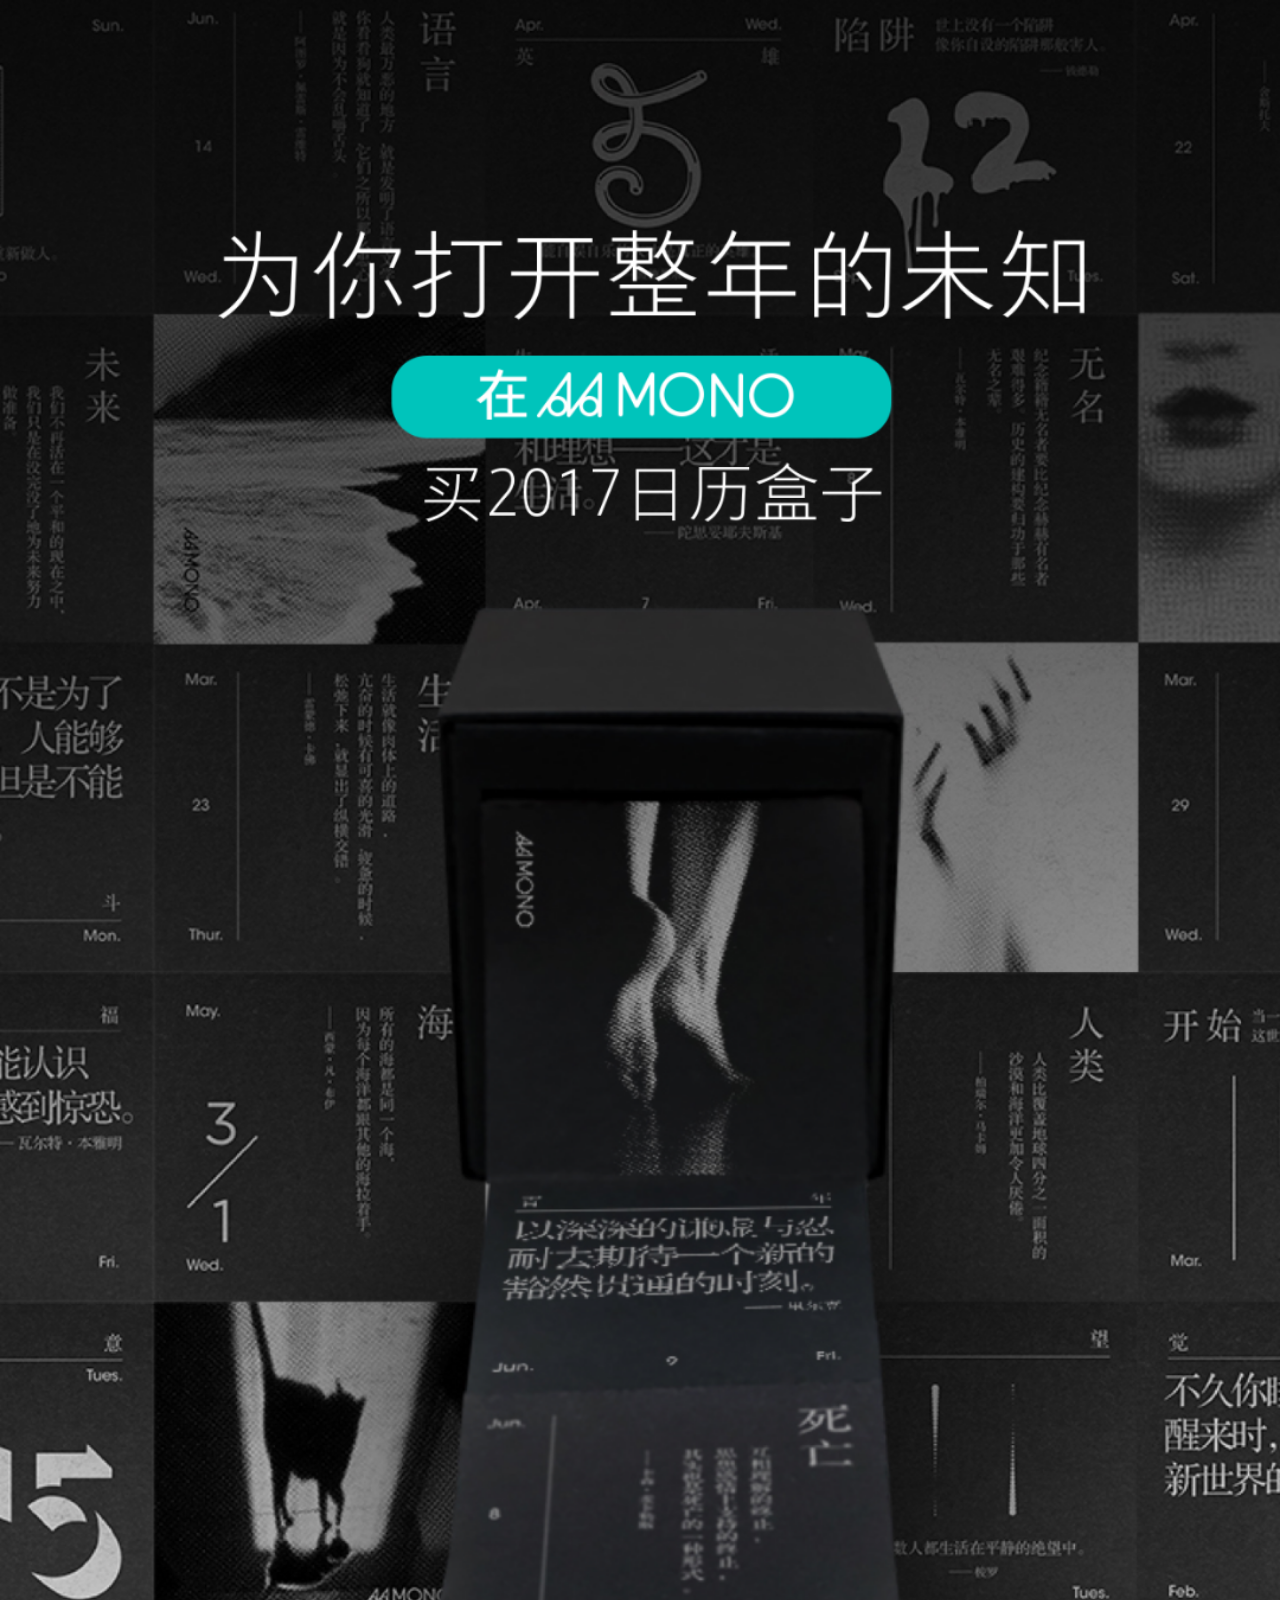
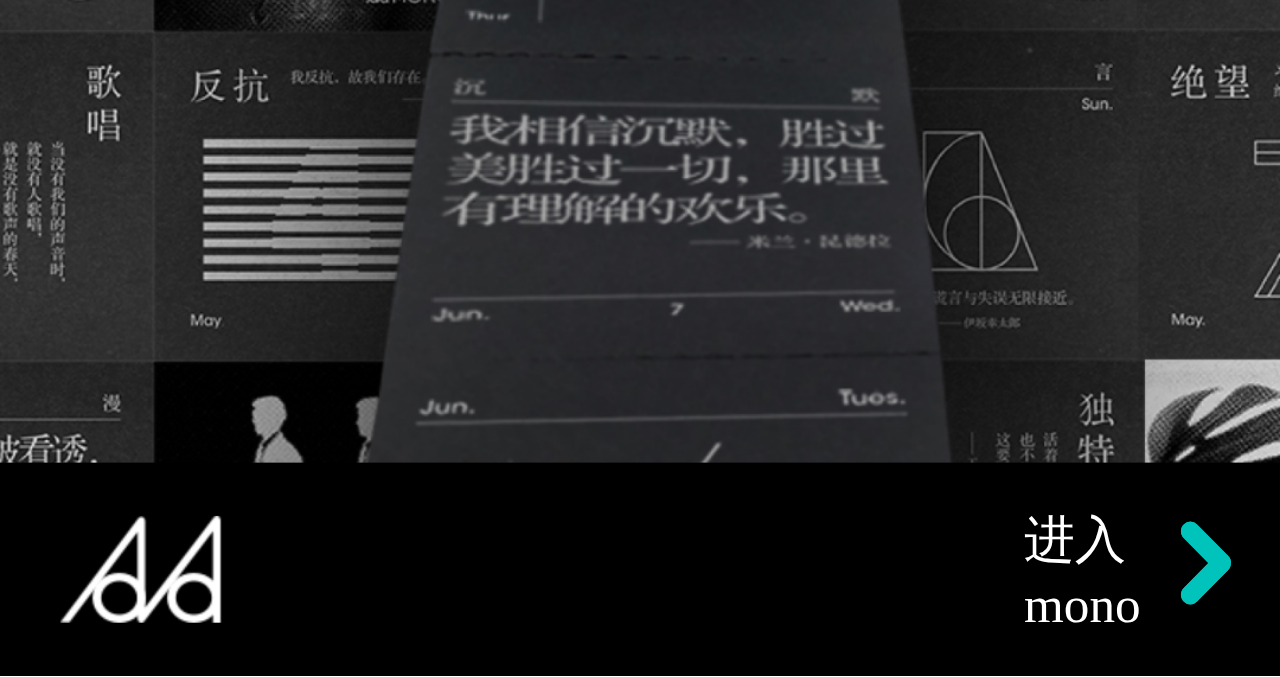
<file: index.html>
<!doctype html>
<html lang="en">
<head>
    <meta charset="UTF-8">
    <meta name="full-screen" content="yes">
    <title>Document</title>
    <link rel="stylesheet" href="css/news.css">
    <link rel="stylesheet" type="text/css" href="css/iconfont.css"/>
    <script src="js/size.js"></script>
</head>
<body>
<div class="news-in">
		<a href="index1.html">
			<span>进入</span><br />
			<span>mono</span>
			<span class="iconfont">&#xe621;</span>
		</a>
</div>
</body>
<script>
	resize(1334,"y");
</script>
</html>
</file>
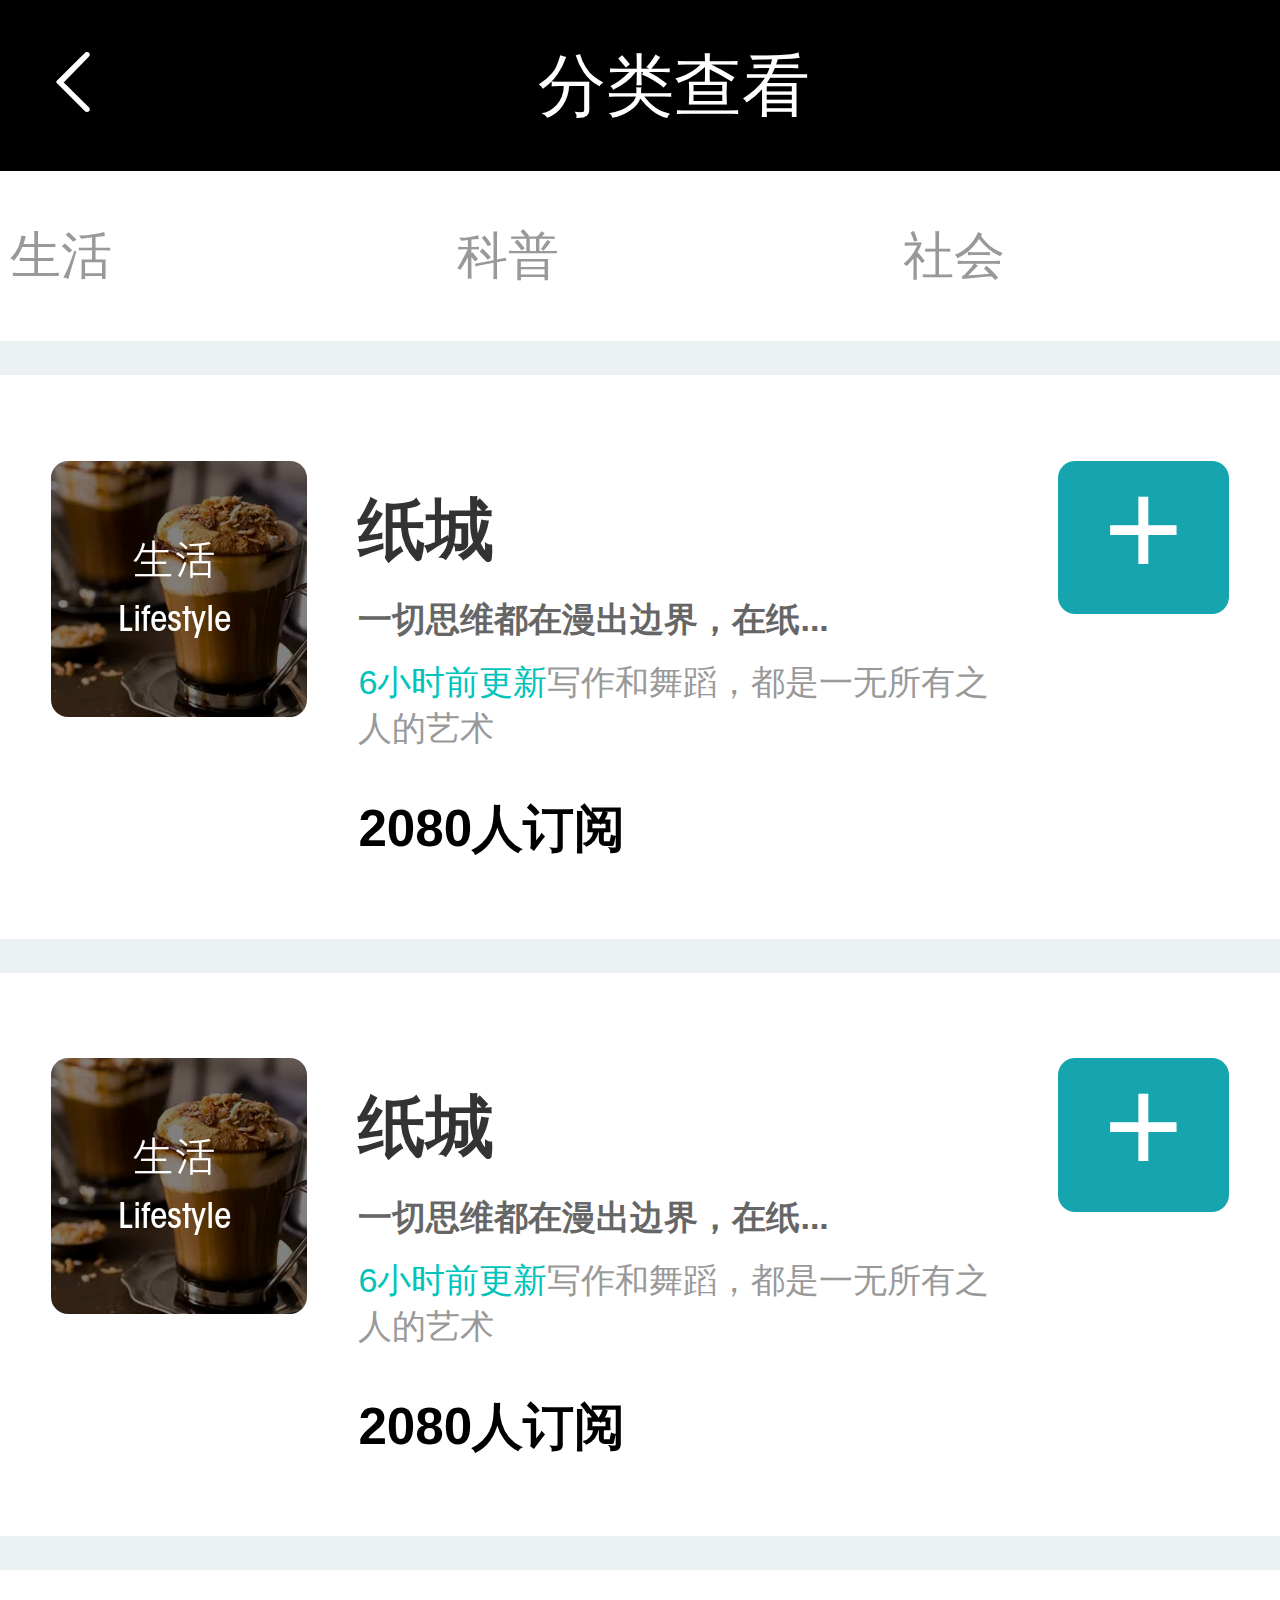
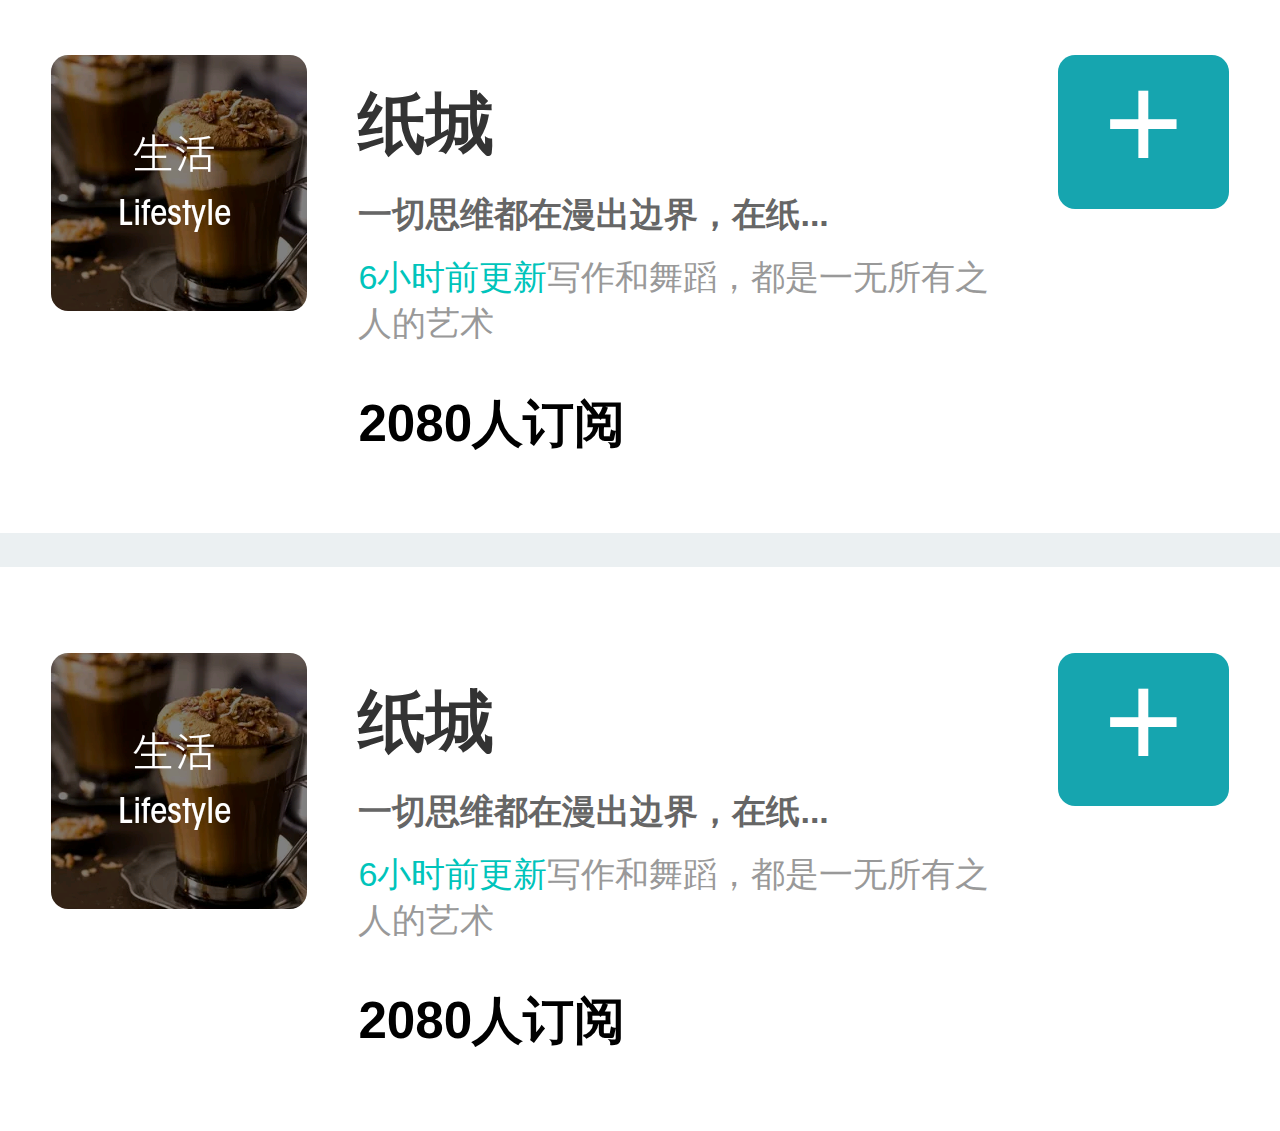
<file: category.html>
<!DOCTYPE html>
<html>
	<head>
		<meta charset="UTF-8">
		<meta name="full-screen" content="yes">
		<title>category</title>
		<link rel="stylesheet" href="css/swiper-3.4.0.min.css">
	    <link rel="stylesheet" href="css/iconfont.css" />
	    <link rel="stylesheet" href="css/animate.css">
	    <link rel="stylesheet" href="css/category.css" />
	    <script src="js/zepto.min.js"></script>
	    <script src="js/swiper-3.4.0.min.js"></script>
	    <script src="js/size.js"></script>
	    <script src="js/category.js"></script>
	</head>
	<body>
		<header>
			<div class="header">
				<a href="index1.html" class="iconfont">&#xe610;</a>
				<span>分类查看</span>
			</div>
		</header>
		<nav class="nav-box">
			<div class="swiper-container swiper-container-horizontal swiper-container-free-mode ">
		        <ul class="swiper-wrapper nav">
		            <li class="swiper-slide "><a href="category.html">生活</a></li>
		    		<li class="swiper-slide "><a href="">科普</a></li>
		    		<li class="swiper-slide "><a href="">社会</a></li>
		    		<li class="swiper-slide "><a href="">ACG</a></li>
		    		<li class="swiper-slide "><a href="">阅读</a></li>
		    		<li class="swiper-slide "><a href="">趣味</a></li>
		    		<li class="swiper-slide "><a href="">时尚</a></li>
		    		<li class="swiper-slide "><a href="">科技</a></li>
		    		<li class="swiper-slide "><a href="">音乐</a></li>
		    		<li class="swiper-slide "><a href="">设计</a></li>
		    		<li class="swiper-slide "><a href="">影视</a></li>
		    		<li class="swiper-slide "><a href="">艺术</a></li>
		    		<li class="swiper-slide "><a href="">运动</a></li>
		    		<li class="swiper-slide "><a href="">造物主</a></li>
		        </ul>
			</div>
		</nav>
		<ul class="container">
			<li>
				<a href="list.html">
					<div class="left"></div>
					<div class="center">
						<h1>纸城</h1>
						<h3>一切思维都在漫出边界，在纸...</h3>
						<p><span>6小时前更新</span>写作和舞蹈，都是一无所有之人的艺术</p>
						<h2>2080人订阅</h2>
					</div>
					<div class="right">+</div>
				</a>
			</li>
			<li>
				<a href="list.html">
					<div class="left"></div>
					<div class="center">
						<h1>纸城</h1>
						<h3>一切思维都在漫出边界，在纸...</h3>
						<p><span>6小时前更新</span>写作和舞蹈，都是一无所有之人的艺术</p>
						<h2>2080人订阅</h2>
					</div>
					<div class="right">+</div>
				</a>
			</li>
			<li>
				<a href="list.html">
					<div class="left"></div>
					<div class="center">
						<h1>纸城</h1>
						<h3>一切思维都在漫出边界，在纸...</h3>
						<p><span>6小时前更新</span>写作和舞蹈，都是一无所有之人的艺术</p>
						<h2>2080人订阅</h2>
					</div>
					<div class="right">+</div>
				</a>
			</li>
			<li>
				<a href="list.html">
					<div class="left"></div>
					<div class="center">
						<h1>纸城</h1>
						<h3>一切思维都在漫出边界，在纸...</h3>
						<p><span>6小时前更新</span>写作和舞蹈，都是一无所有之人的艺术</p>
						<h2>2080人订阅</h2>
					</div>
					<div class="right">+</div>
				</a>
			</li>
		</ul>
	</body>
</html>
</file>
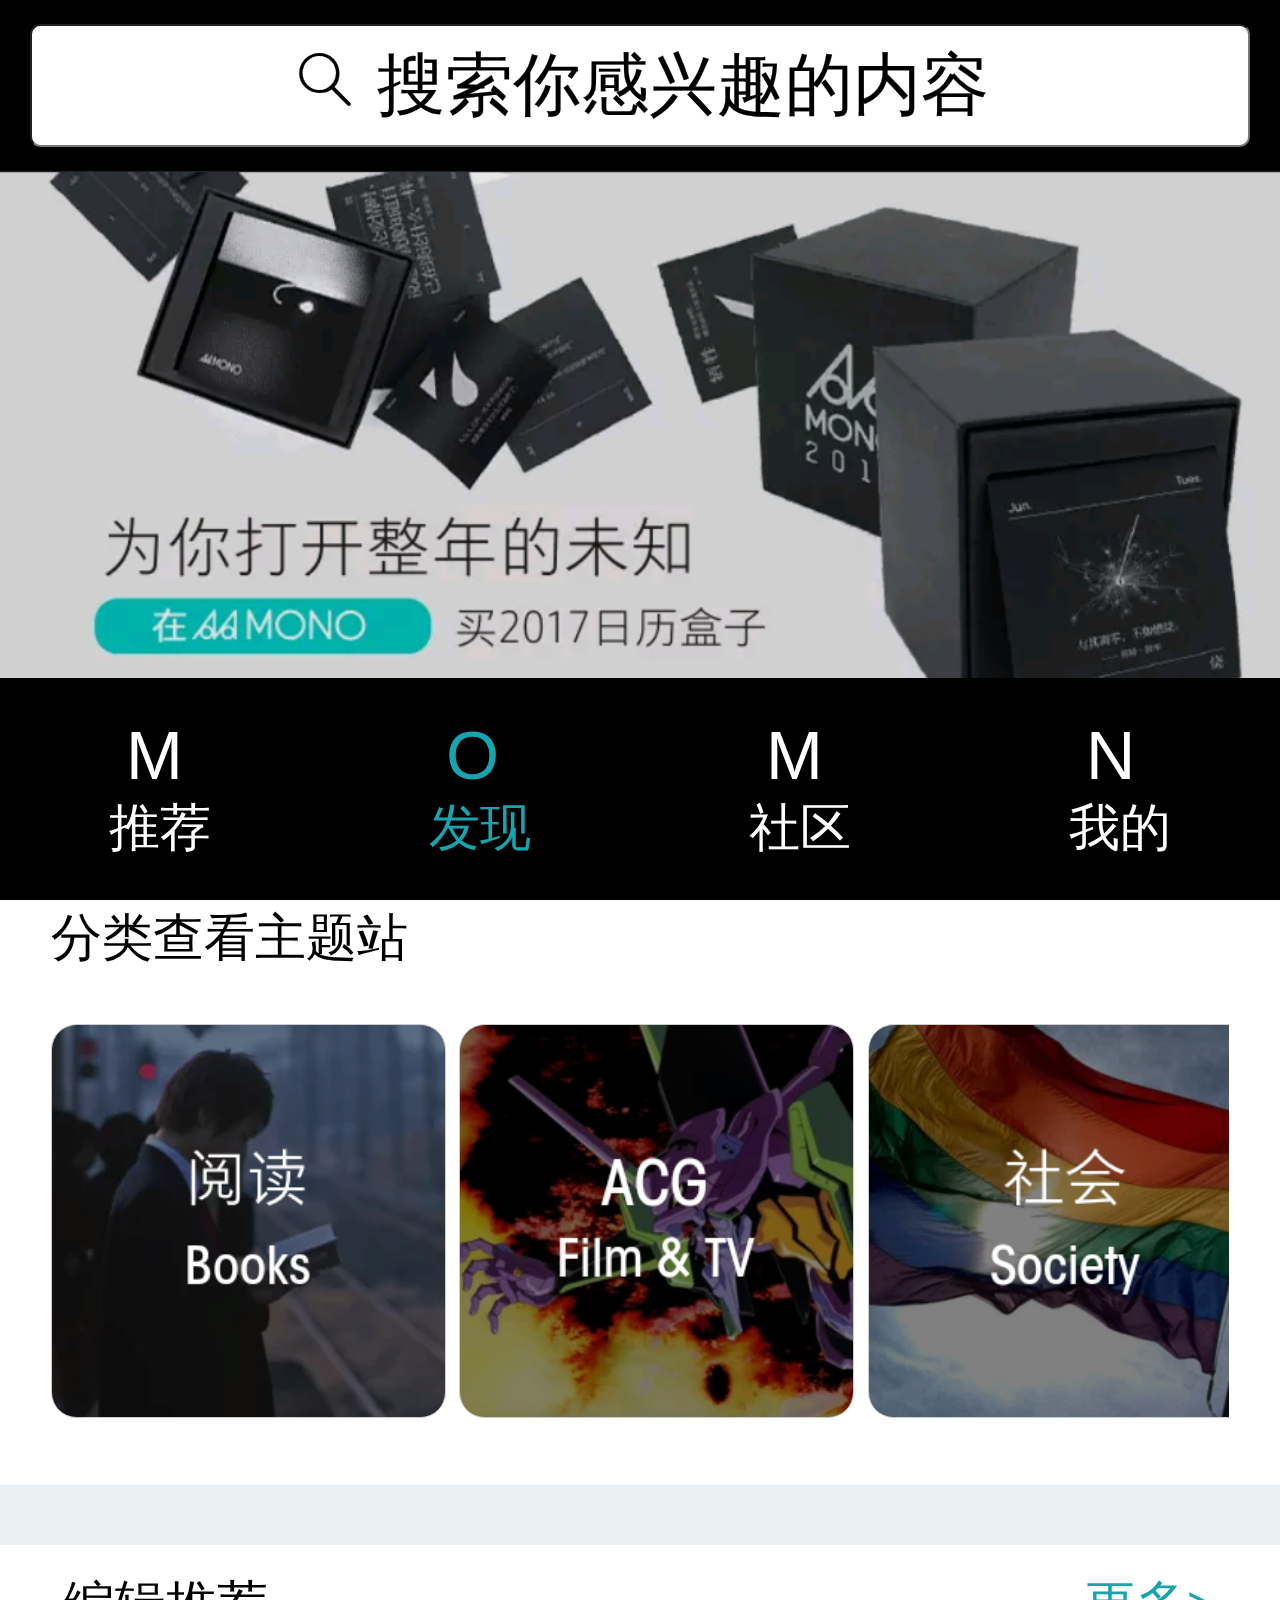
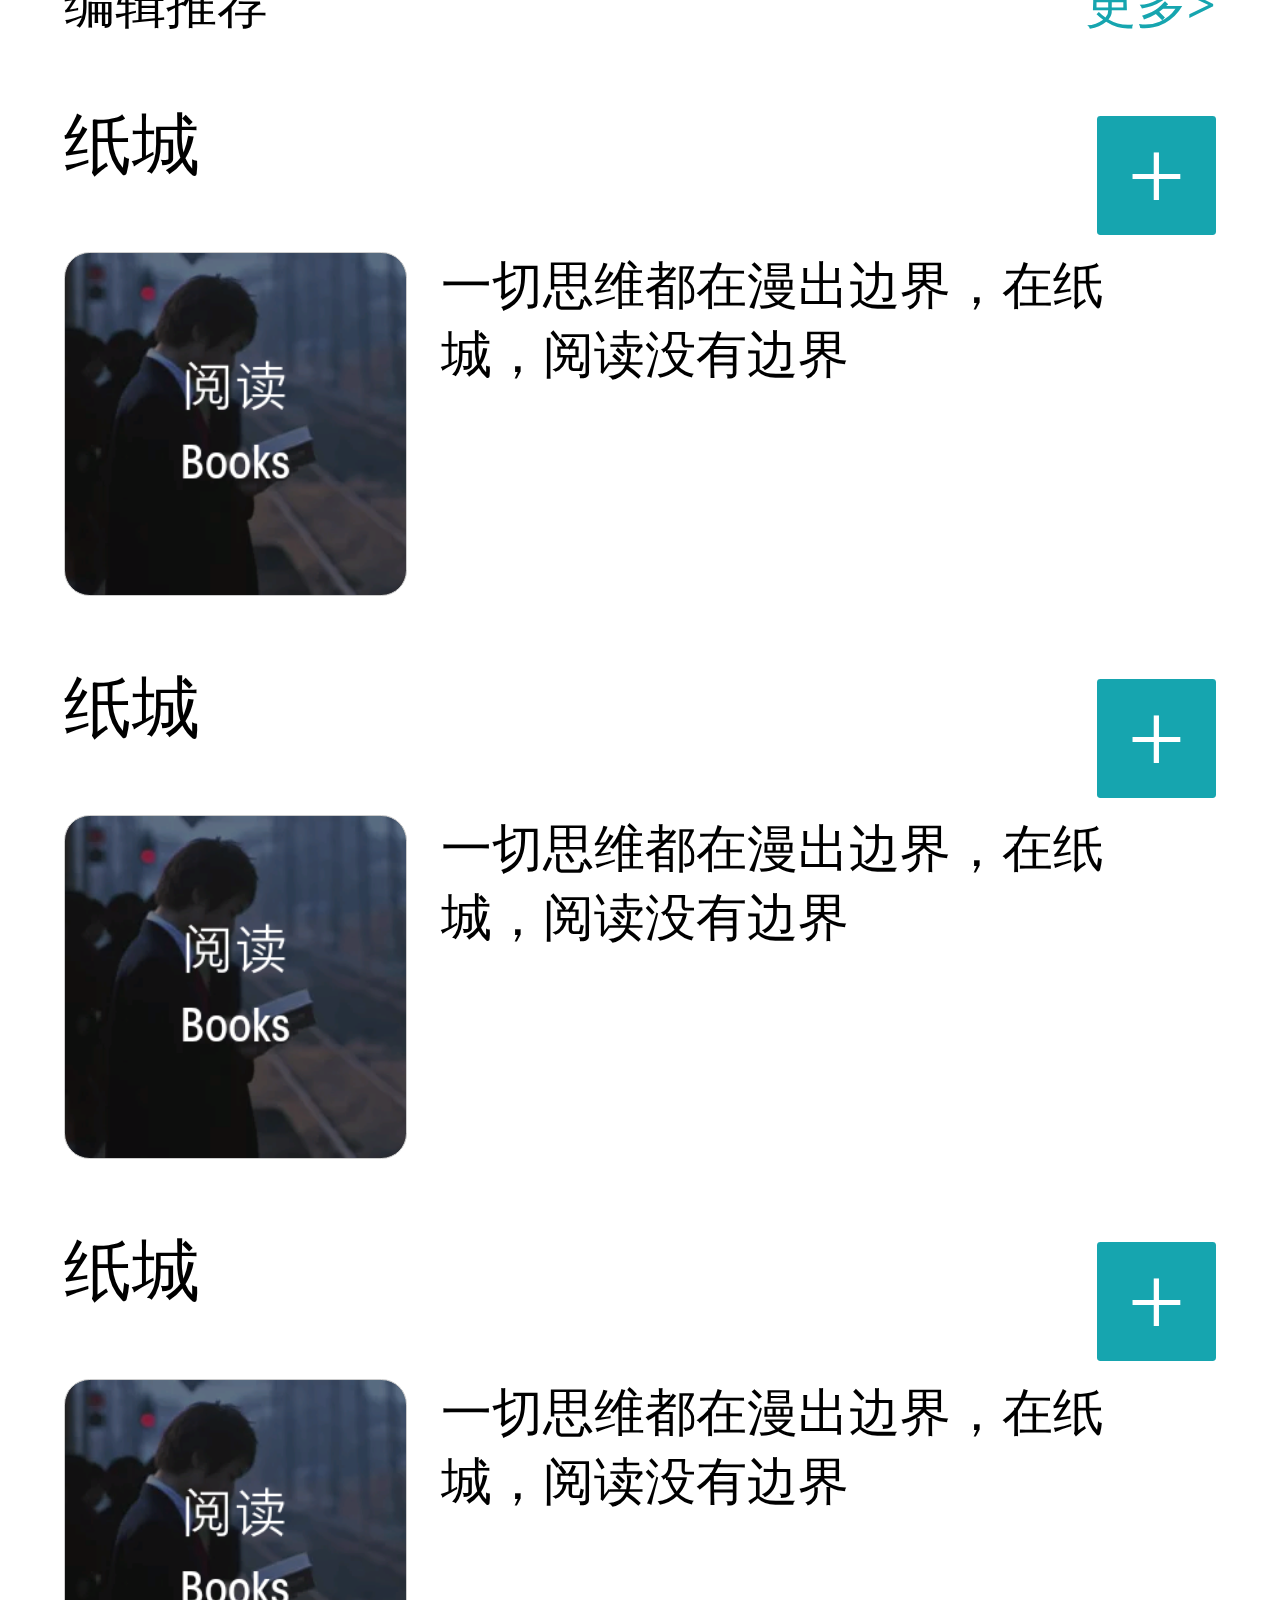
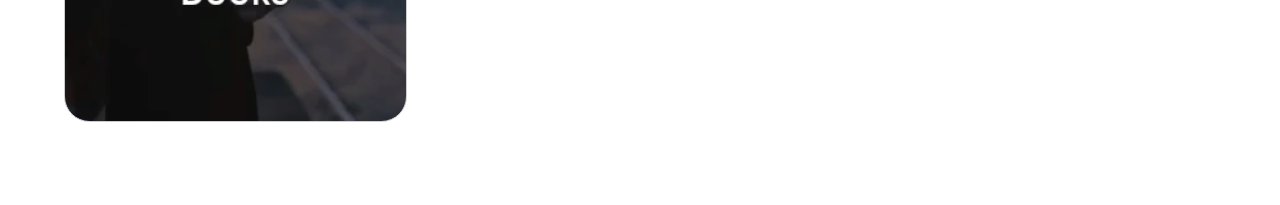
<file: index1.html>
<!doctype html>
<html lang="en">
<head>
    <meta charset="UTF-8">
    <meta name="full-screen" content="yes">
    <title>Document</title>
    <link rel="stylesheet" href="css/swiper-3.4.0.min.css">
    <link rel="stylesheet" href="css/iconfont.css" />
    <link rel="stylesheet" href="css/animate.css">
    <link rel="stylesheet" href="css/news.css">
    <script src="js/zepto.min.js"></script>
    <script src="js/swiper-3.4.0.min.js"></script>
    <script src="js/size.js"></script>
    <script src="js/news.js"></script>
</head>
<body>
	<!--头部-->
<header>
	<input type="text" class="h-search iconfont" value="&#xe6d8; 搜索你感兴趣的内容">
</header>
<!--轮播-->
<div class="swiper-container banner">
    <div class="swiper-wrapper">
        <div class="swiper-slide">
        	<a href="javascript:;">
        		<img src="img/lunbo1.png"/>
        	</a>
        </div>
        <div class="swiper-slide">
        	<a href="javascript:;">
        		<img src="img/lunbo2.png"/>
        	</a>
        </div>
        <div class="swiper-slide">
        	<a href="javascript:;">
        		<img src="img/lunbo4.png"/>
        	</a>
        </div>
        <div class="swiper-slide">
        	<a href="javascript:;">
        		<img src="img/lunbo3.png"/>
        	</a>
        </div>
    </div>
    <div class="swiper-pagination"></div>
</div>
<!--分类-->
<div class="classify">
	<div>分类查看主题站</div>
	<div class="swiper-container swiper-container-horizontal swiper-container-free-mode">
        <ul class="swiper-wrapper classify-con">
            <li class="swiper-slide "><a href="category.html"></a></li>
    		<li class="swiper-slide "><a href=""></a></li>
    		<li class="swiper-slide "><a href=""></a></li>
    		<li class="swiper-slide "><a href=""></a></li>
    		<li class="swiper-slide "><a href=""></a></li>
    		<li class="swiper-slide "><a href=""></a></li>
    		<li class="swiper-slide "><a href=""></a></li>
    		<li class="swiper-slide "><a href=""></a></li>
    		<li class="swiper-slide "><a href=""></a></li>
    		<li class="swiper-slide "><a href=""></a></li>
    		<li class="swiper-slide "><a href=""></a></li>
    		<li class="swiper-slide "><a href=""></a></li>
    		<li class="swiper-slide "><a href=""></a></li>
    		<li class="swiper-slide "><a href=""></a></li>
        </ul>
	</div>
</div>
<div class="kong"></div>
<!--编辑推荐-->
<div class="advice">
	<div class="advice-title">
		<span>编辑推荐</span>
		<span>更多<i>></i></span>
	</div>
	<ul class="advice-con">
		<li>
			<div class="advice-con-title">
				<span>纸城</span>
				<span>+</span>
			</div>
			<div class="advice-c-con">
				<div class="advice-con-img"></div>
				<div class="advice-con-con">一切思维都在漫出边界，在纸城，阅读没有边界</div>
			</div>
		</li>
		<li>
			<div class="advice-con-title">
				<span>纸城</span>
				<span>+</span>
			</div>
			<div class="advice-c-con">
				<div class="advice-con-img"></div>
				<div class="advice-con-con">一切思维都在漫出边界，在纸城，阅读没有边界</div>
			</div>
		</li>
		<li>
			<div class="advice-con-title">
				<span>纸城</span>
				<span>+</span>
			</div>
			<div class="advice-c-con">
				<div class="advice-con-img"></div>
				<div class="advice-con-con">一切思维都在漫出边界，在纸城，阅读没有边界</div>
			</div>
		</li>
	</ul>
</div>
<!--底部-->
<footer>
	<ul class="foot">
		<li><a href="javascript:;"><i>M</i><br />推荐</a></li>
		<li class="foot-active"><a href="javascript:;"><i>O</i><br />发现</a></li>
		<li><a href="javascript:;"><i>M</i><br />社区</a></li>
		<li><a href="javascript:;"><i>N</i><br />我的</a></li>
	</ul>
</footer>
</body>
</html>
</file>
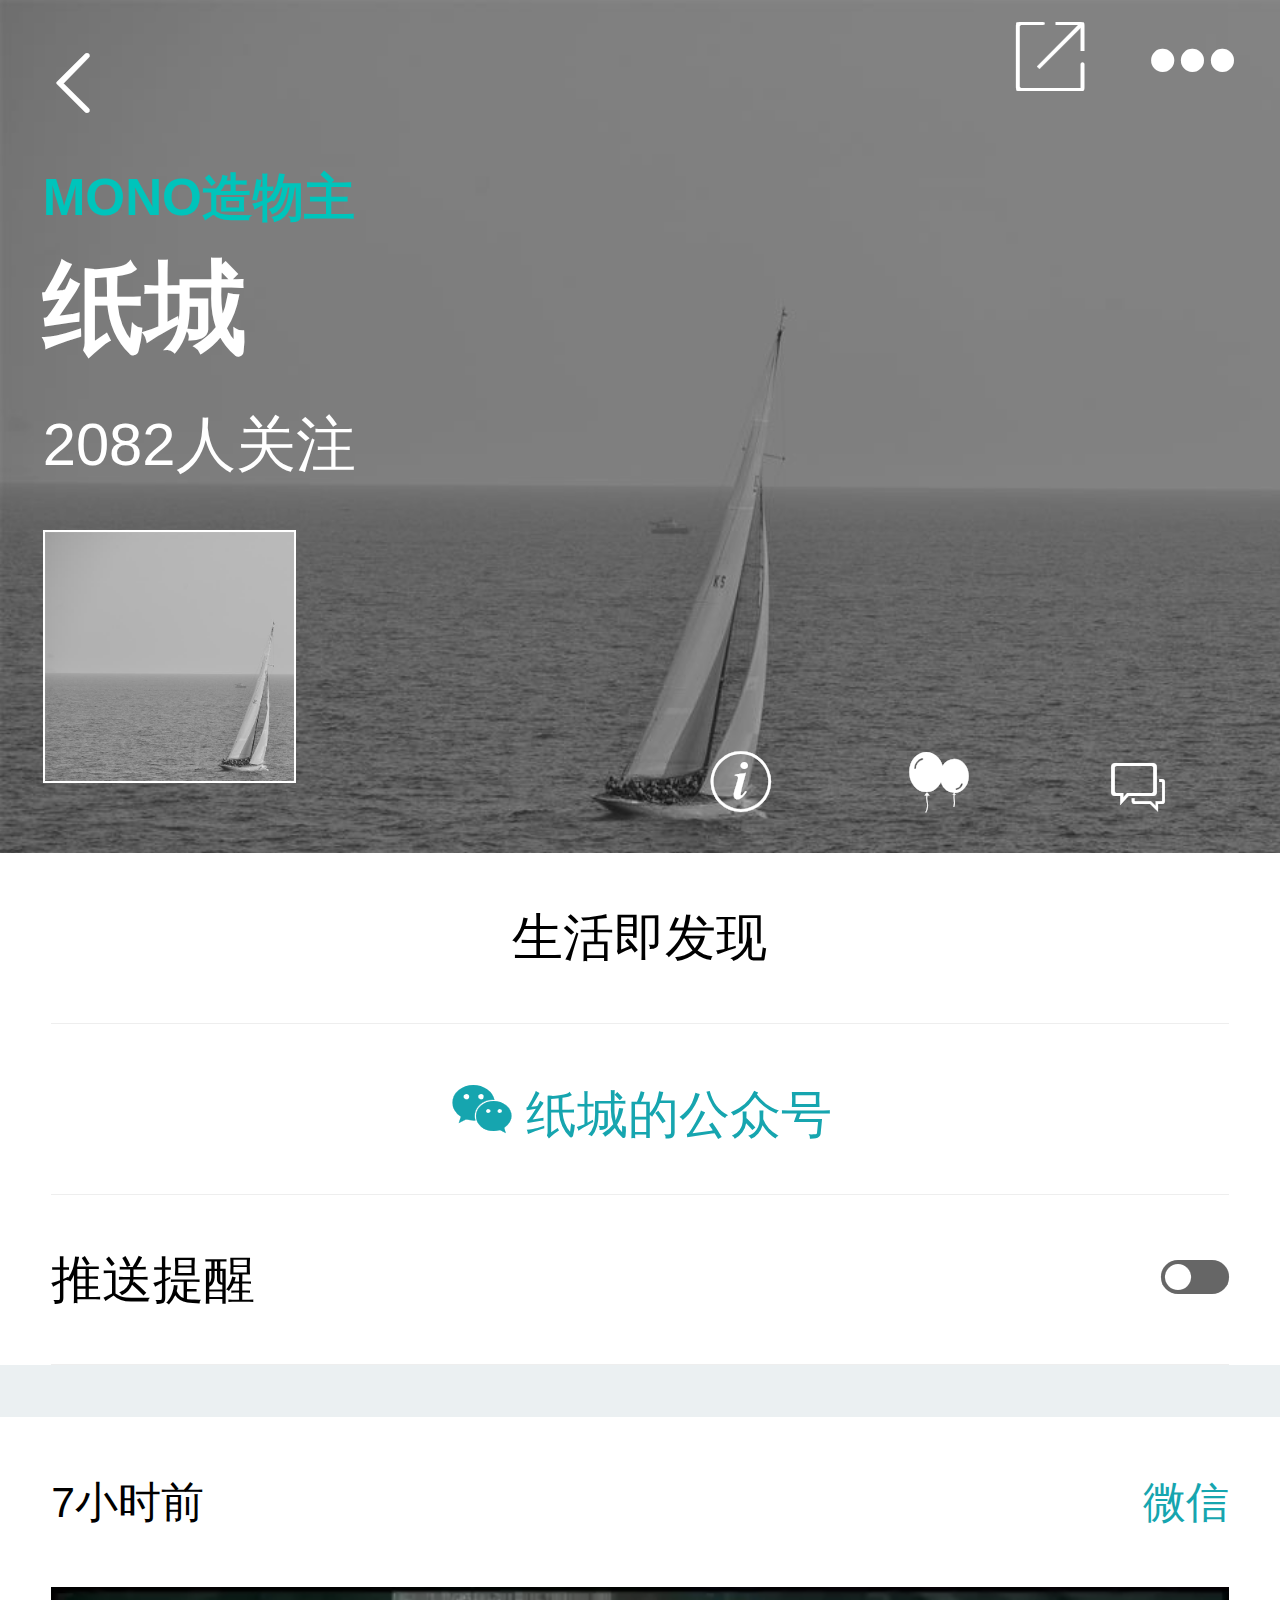
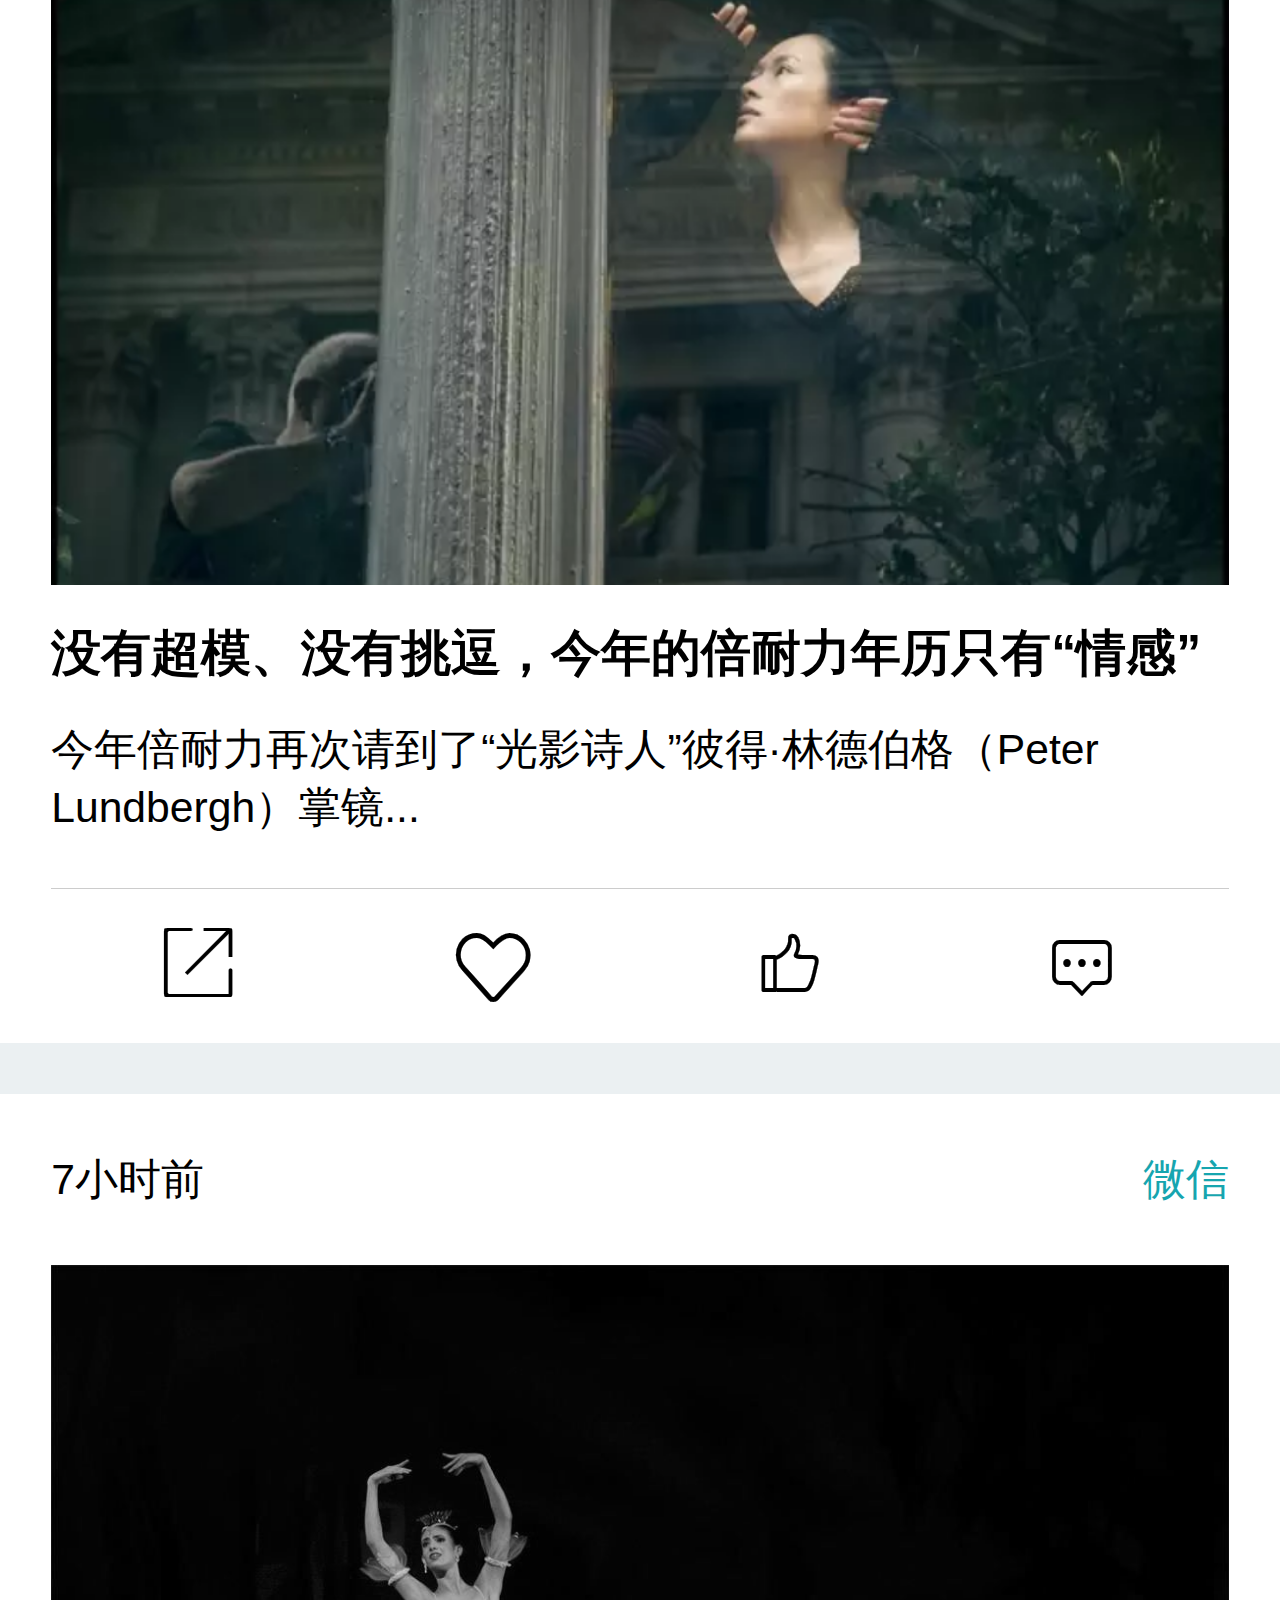
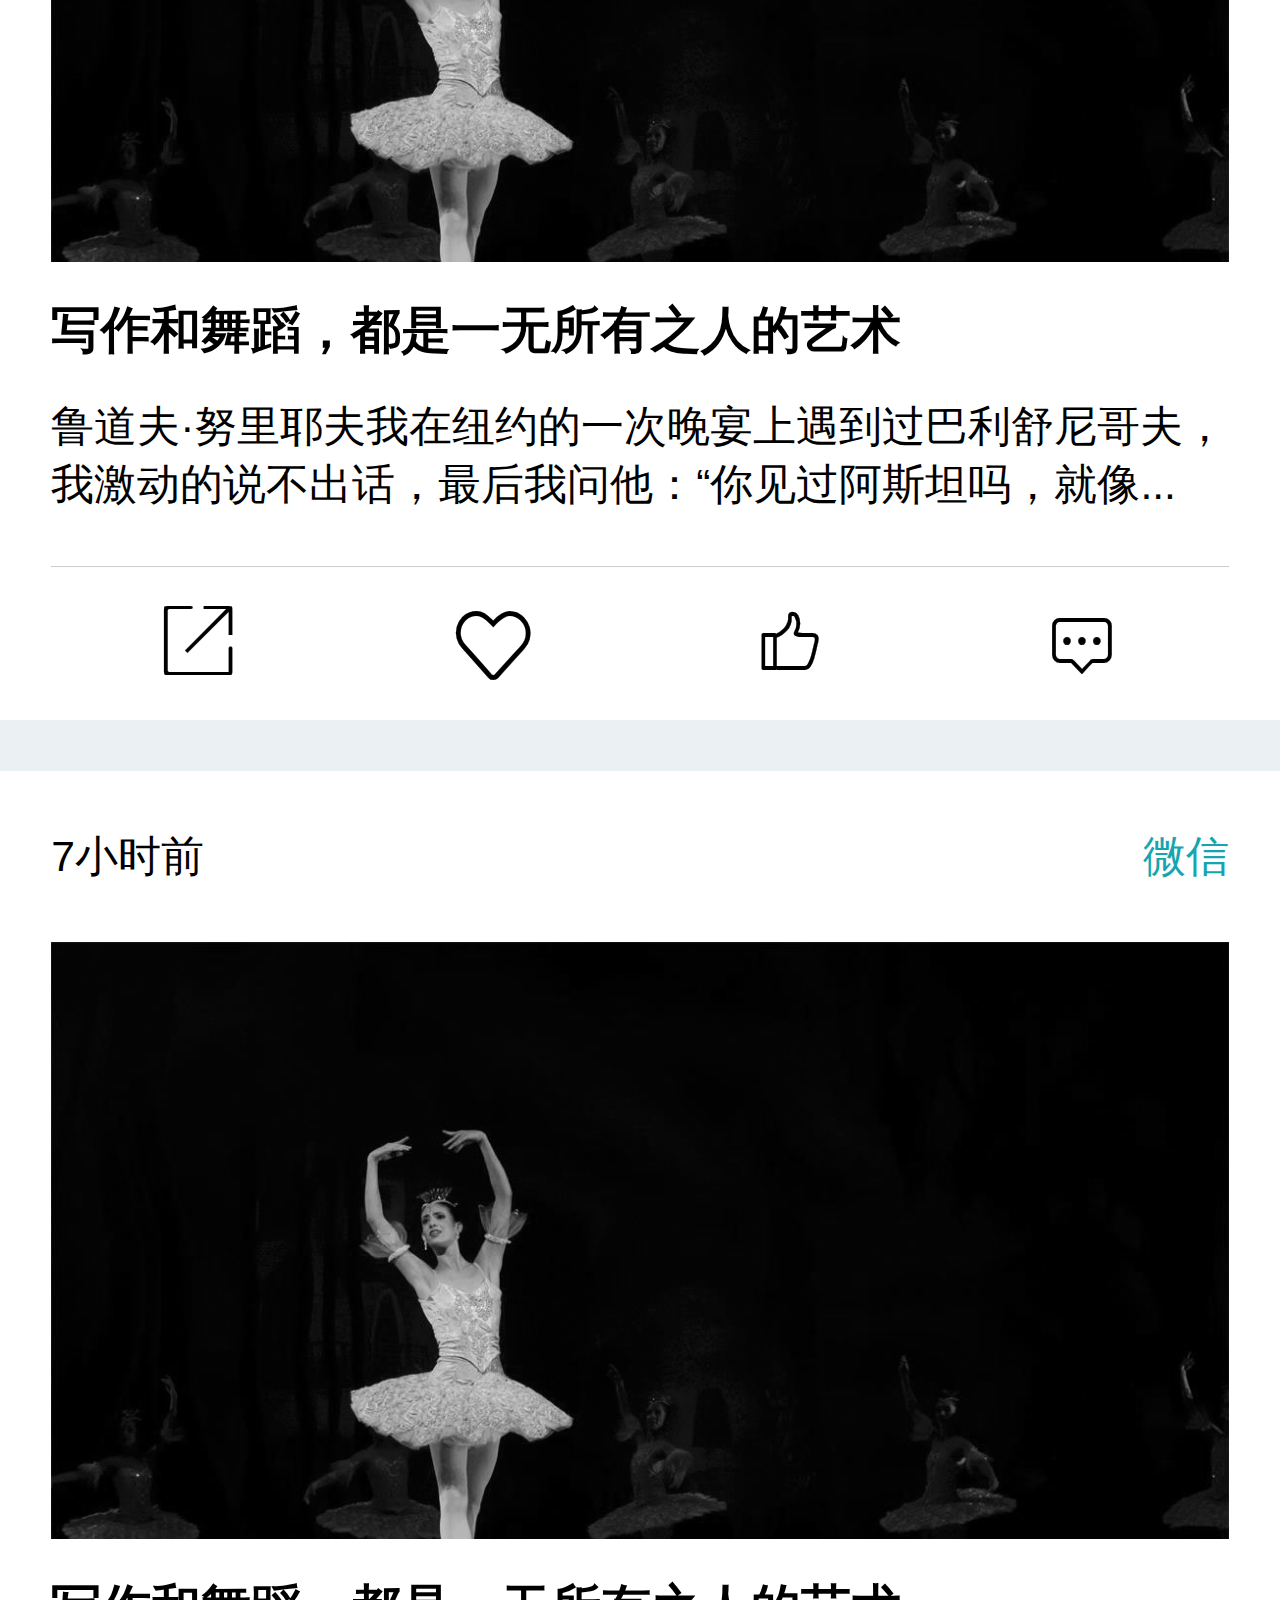
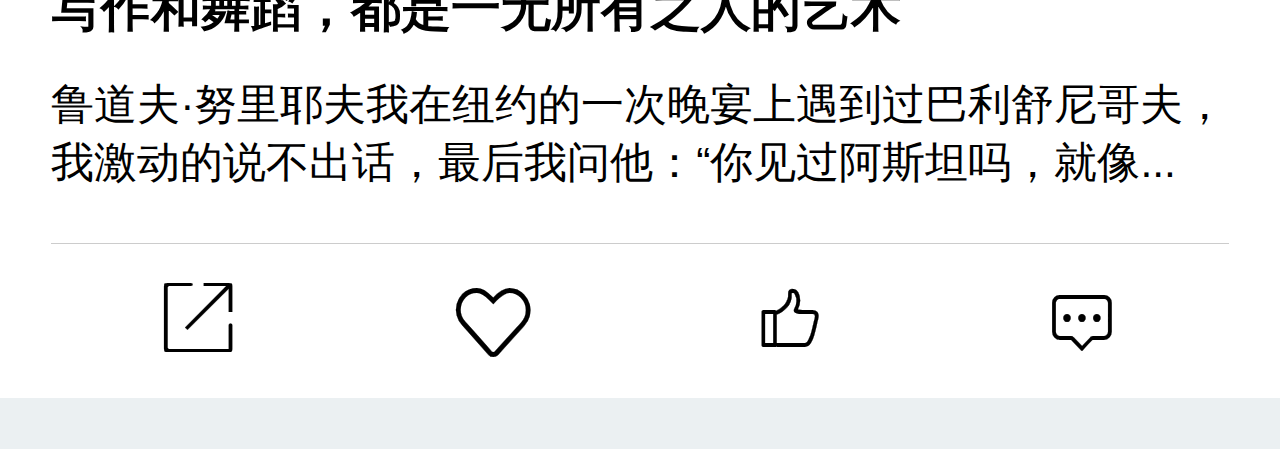
<file: list.html>
<!DOCTYPE html>
<html>
	<head>
		<meta charset="UTF-8">
		<meta name="full-screen" content="yes">
		<title>list</title>
		<link rel="stylesheet" type="text/css" href="css/iconfont.css"/>
		<link rel="stylesheet" href="css/list.css" />
		<script src="js/size.js"></script>
	</head>
	<body>
		<header>
			<div class="header"></div>
			<div class="header-con">
				<a href="category.html" class="iconfont">&#xe610;</a>
				<span class="iconfont">&#xe62d;</span>
				<span>•••</span>
				<h5>MONO造物主</h5>
				<h2>纸城</h2>
				<p><storng>2082</storng>人关注</p>
				<div class="category-img"></div>
				<div class="icon">
					<div class="iconfont">&#xe62a;</div>
					<div class="iconfont">&#xe617;</div>
					<div class="iconfont">&#xe619;</div>
				</div>
			</div>
		</header>
		<ul class="wechat">
			<li>生活即发现</li>
			<li><a href=""><span class="iconfont">&#xe603;</span>纸城的公众号</a></li>
			<li>推送提醒 <span class="iconfont">&#xe640;</span></li>
		</ul>
		<ul class="container">
			<li>
				<a href="show.html">
					<div class="con-head">
						<span>7小时前</span>
						<span>微信</span>
					</div>
					<div class="con-img"></div>
					<h3>没有超模、没有挑逗，今年的倍耐力年历只有“情感”</h3>
					<p>
						今年倍耐力再次请到了“光影诗人”彼得·林德伯格（Peter Lundbergh）掌镜...
					</p>
					<div class="con-bottom">
						<div class="iconfont">&#xe62d;</div>
						<div class="iconfont">&#xe618;</div>
						<div class="iconfont">&#xe608;</div>
						<div class="iconfont">&#xe622;</div>
					</div>
				</a>
			</li>
			<li>
				<div class="con-head">
					<span>7小时前</span>
					<span>微信</span>
				</div>
				<div class="con-img"></div>
				<h3>写作和舞蹈，都是一无所有之人的艺术</h3>
				<p>
					鲁道夫·努里耶夫我在纽约的一次晚宴上遇到过巴利舒尼哥夫，我激动的说不出话，最后我问他：“你见过阿斯坦吗，就像...
				</p>
				<div class="con-bottom">
					<div class="iconfont">&#xe62d;</div>
					<div class="iconfont">&#xe618;</div>
					<div class="iconfont">&#xe608;</div>
					<div class="iconfont">&#xe622;</div>
				</div>
			</li>
			<li>
				<div class="con-head">
					<span>7小时前</span>
					<span>微信</span>
				</div>
				<div class="con-img"></div>
				<h3>写作和舞蹈，都是一无所有之人的艺术</h3>
				<p>
					鲁道夫·努里耶夫我在纽约的一次晚宴上遇到过巴利舒尼哥夫，我激动的说不出话，最后我问他：“你见过阿斯坦吗，就像...
				</p>
				<div class="con-bottom">
					<div class="iconfont">&#xe62d;</div>
					<div class="iconfont">&#xe618;</div>
					<div class="iconfont">&#xe608;</div>
					<div class="iconfont">&#xe622;</div>
				</div>
			</li>
		</ul>
	</body>
</html>
</file>
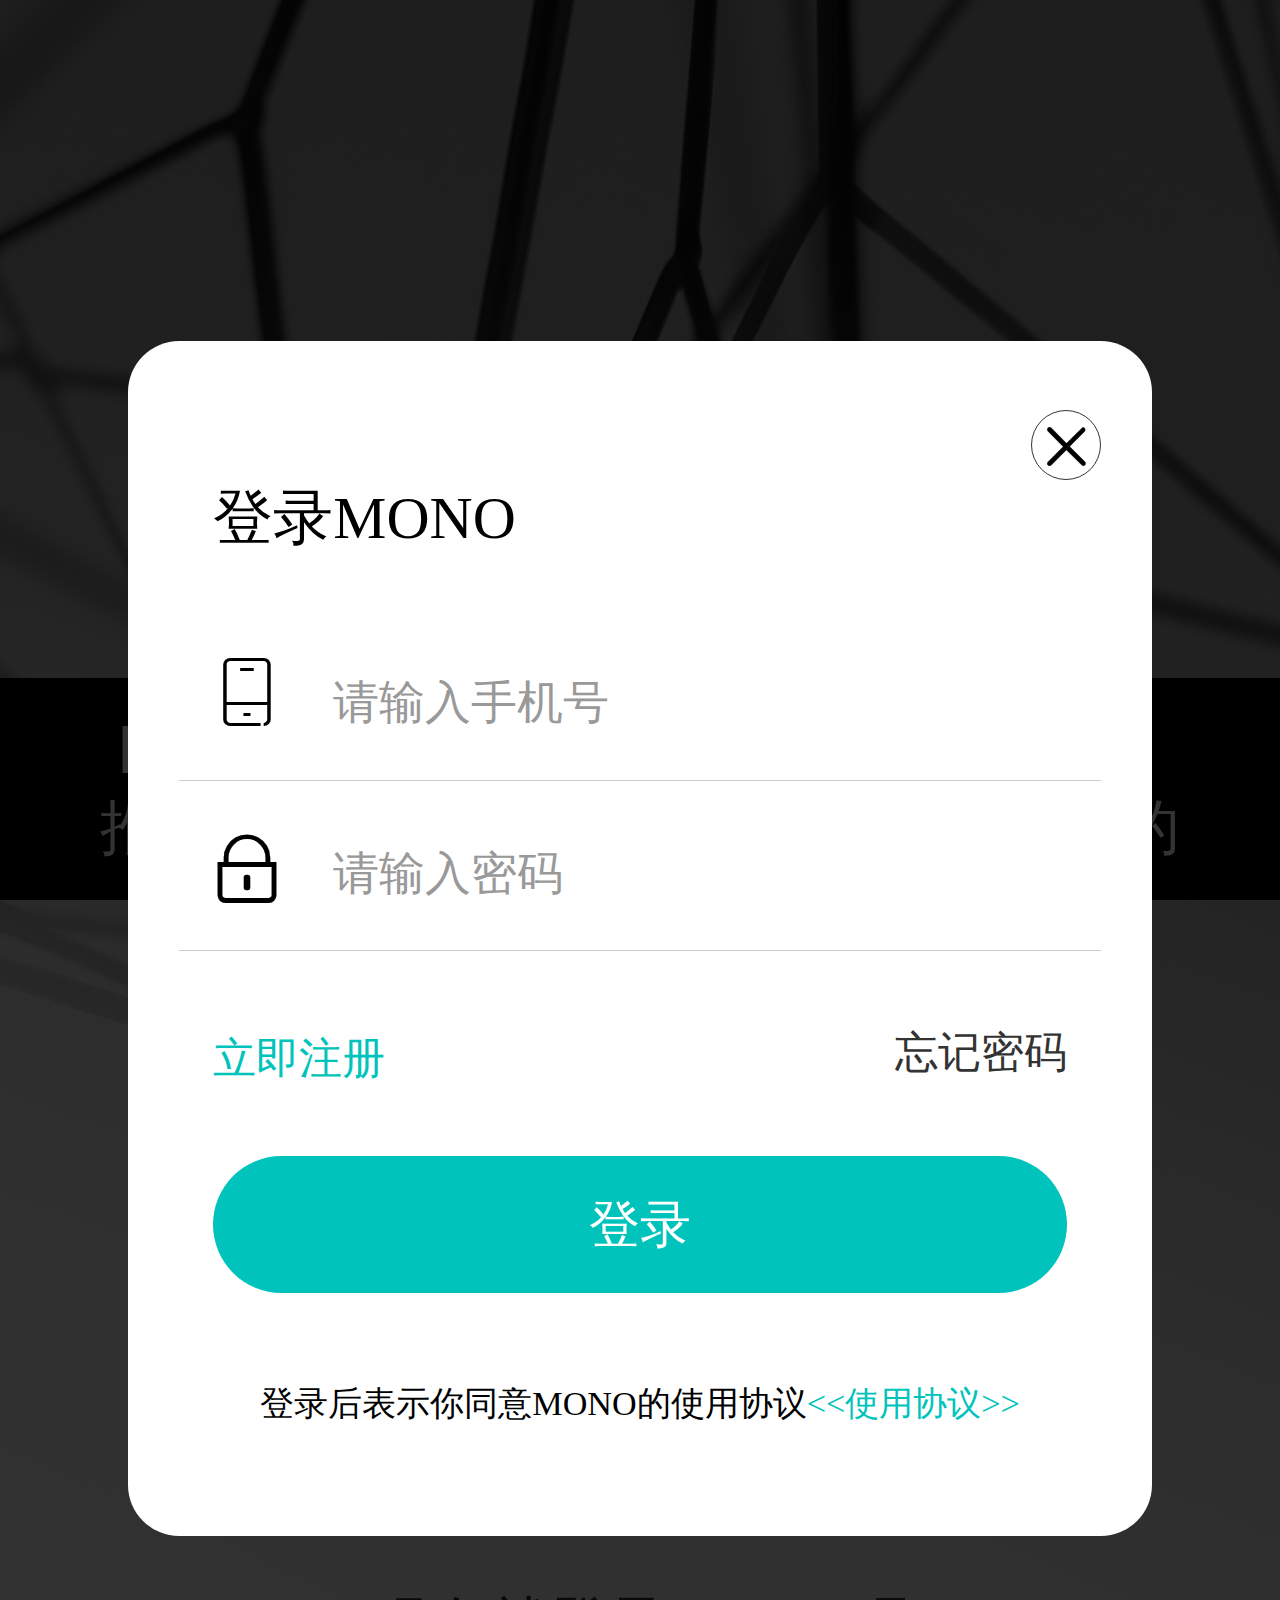
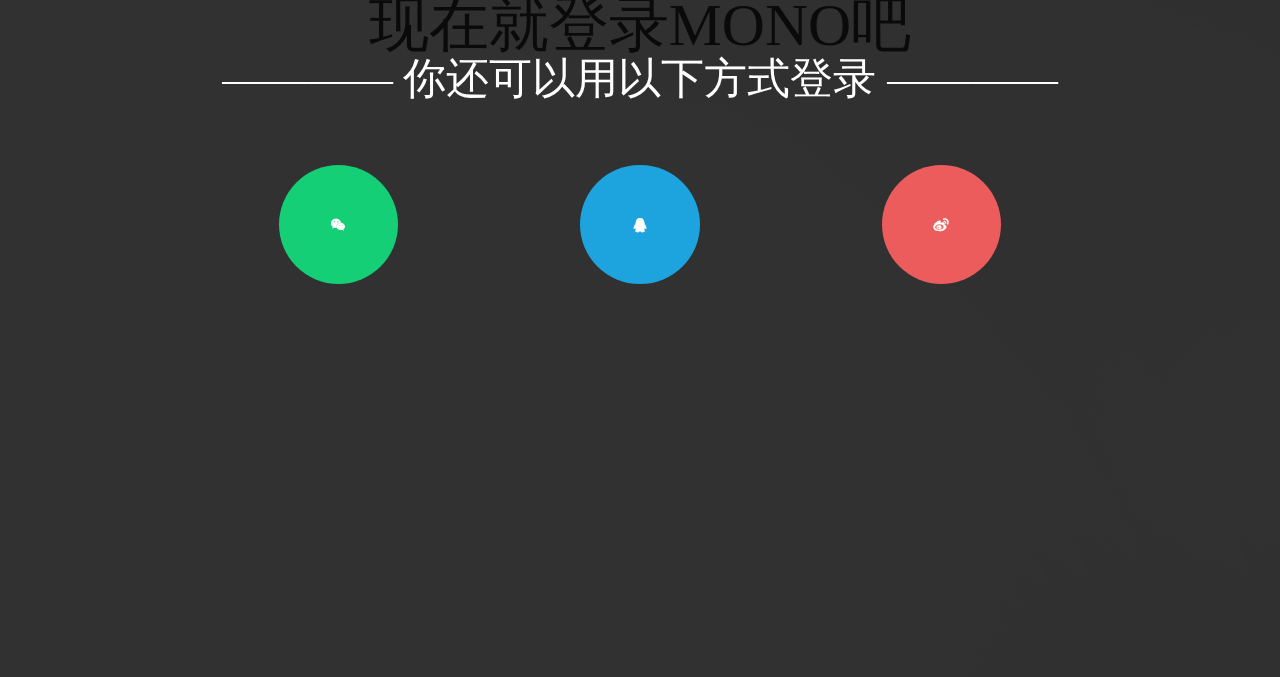
<file: login.html>
<!DOCTYPE html>
<html>
	<head>
		<meta charset="UTF-8">
		<title>startlogin</title>
		<link rel="stylesheet" type="text/css" href="css/login.css"/>
		<link rel="stylesheet" type="text/css" href="css/iconfont.css"/>
		<script src="js/size.js"></script>
	</head>
	<body>
		<section>
			<div class="login">
				<a href="login.html">登录
					<strong>MONO</strong>
				</a>
			</div>
			<div class="set">
				<a href="" calss="iconfont">&#xe687;</a>
			</div>
			<div class="circle"></div>
			<div class="letter">
				<p>这个世纪疯狂，没人性，腐败，您却一<br />直清醒，温柔，一尘不染。</p>
				<p>现在就登录MONO吧</p>
			</div>
		</section>
		<footer>
			<ul class="foot">
				<li><a href="javascript:;"><i>M</i><br />推荐</a></li>
				<li><a href="javascript:;"><i>O</i><br />发现</a></li>
				<li><a href="javascript:;"><i>M</i><br />社区</a></li>
				<li><a href="javascript:;"><i>N</i><br />我的</a></li>
			</ul>
		</footer>
		<div class="login-box">
			<form action="">
				<div class="title">登录MONO</div>
				<div class="btn iconfont">&#xe609;</div>
				<div class="name">
					<span class="iconfont">&#xe672;</span><input type="text" value="请输入手机号" />
				</div>
				<div class="name">
					<span class="iconfont">&#xe692;</span><input type="text" value="请输入密码"/>
				</div>
				<div class="tishi">
					<a href="reg.html">立即注册</a>
					<a href="">忘记密码</a>
				</div>
				<input type="submit" value="登录"/>
				<span>登录后表示你同意MONO的使用协议<a href=""><<使用协议>></a></span>
			</form>
			<div class="login-box-bottom">
				<span>———— 你还可以用以下方式登录 ————</span>
				<div>
					<a href="" class="iconfont">&#xe603;</a>
					<a href="" class="iconfont">&#xe606;</a>
					<a href="" class="iconfont">&#xe60a;</a>
				</div>
			</div>
		</div>
	</body>
	<script>
		resize(1334,"y");
	</script>
</html>
</file>
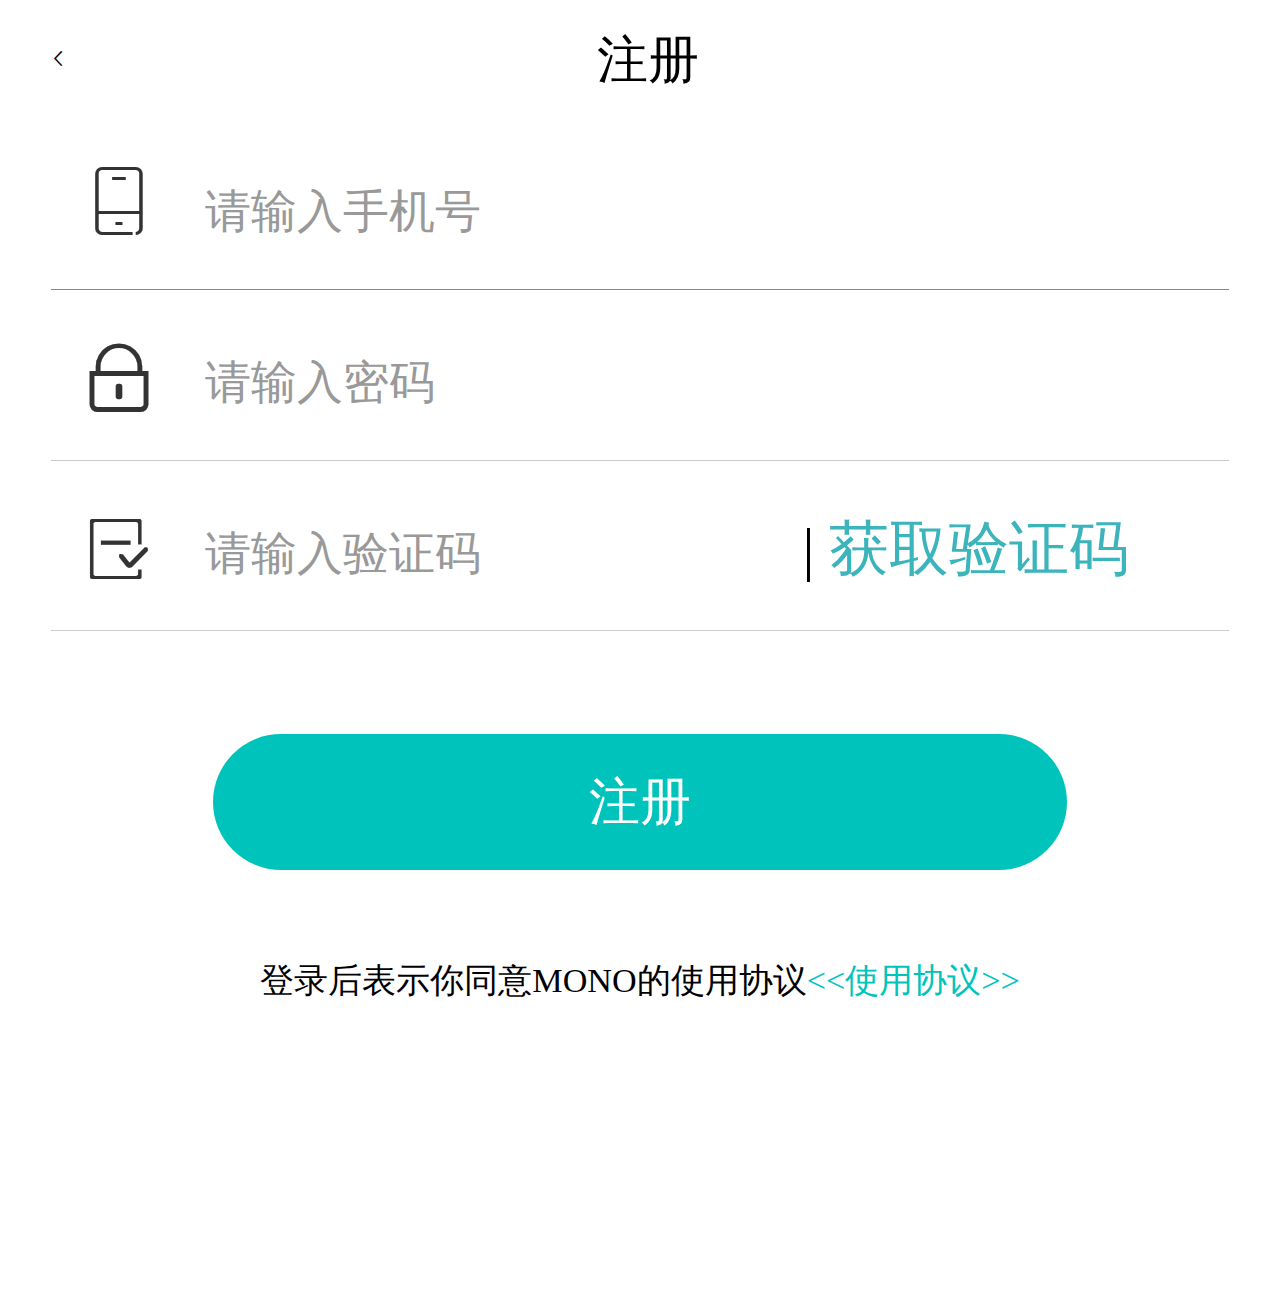
<file: reg.html>
<!DOCTYPE html>
<html>
	<head>
		<meta charset="UTF-8">
		<title>reg</title>
		<link rel="stylesheet" type="text/css" href="css/login.css"/>
		<link rel="stylesheet" type="text/css" href="css/iconfont.css"/>
		<script src="js/size.js"></script>
	</head>
	<body>
		<header class="header">
			<span class="iconfont">&#xe610;</span>
			<span>注册</span>
		</header>
		<form action="" class="reg">
			<div class="name active">
				<span class="iconfont">&#xe672;</span><input type="text" value="请输入手机号" />
			</div>
			<div class="name">
				<span class="iconfont">&#xe692;</span><input type="text" value="请输入密码"/>
			</div>
			<div class="name">
				<span class="iconfont">&#xe69b;</span><input type="text" value="请输入验证码"/>| <a href="">获取验证码</a>
			</div>
			<input type="submit" value="注册"/>
			<span>登录后表示你同意MONO的使用协议<a href=""><<使用协议>></a></span>
		</form>
	</body>
	<script>
		resize(1334,"y")
	</script>
</html>
</file>
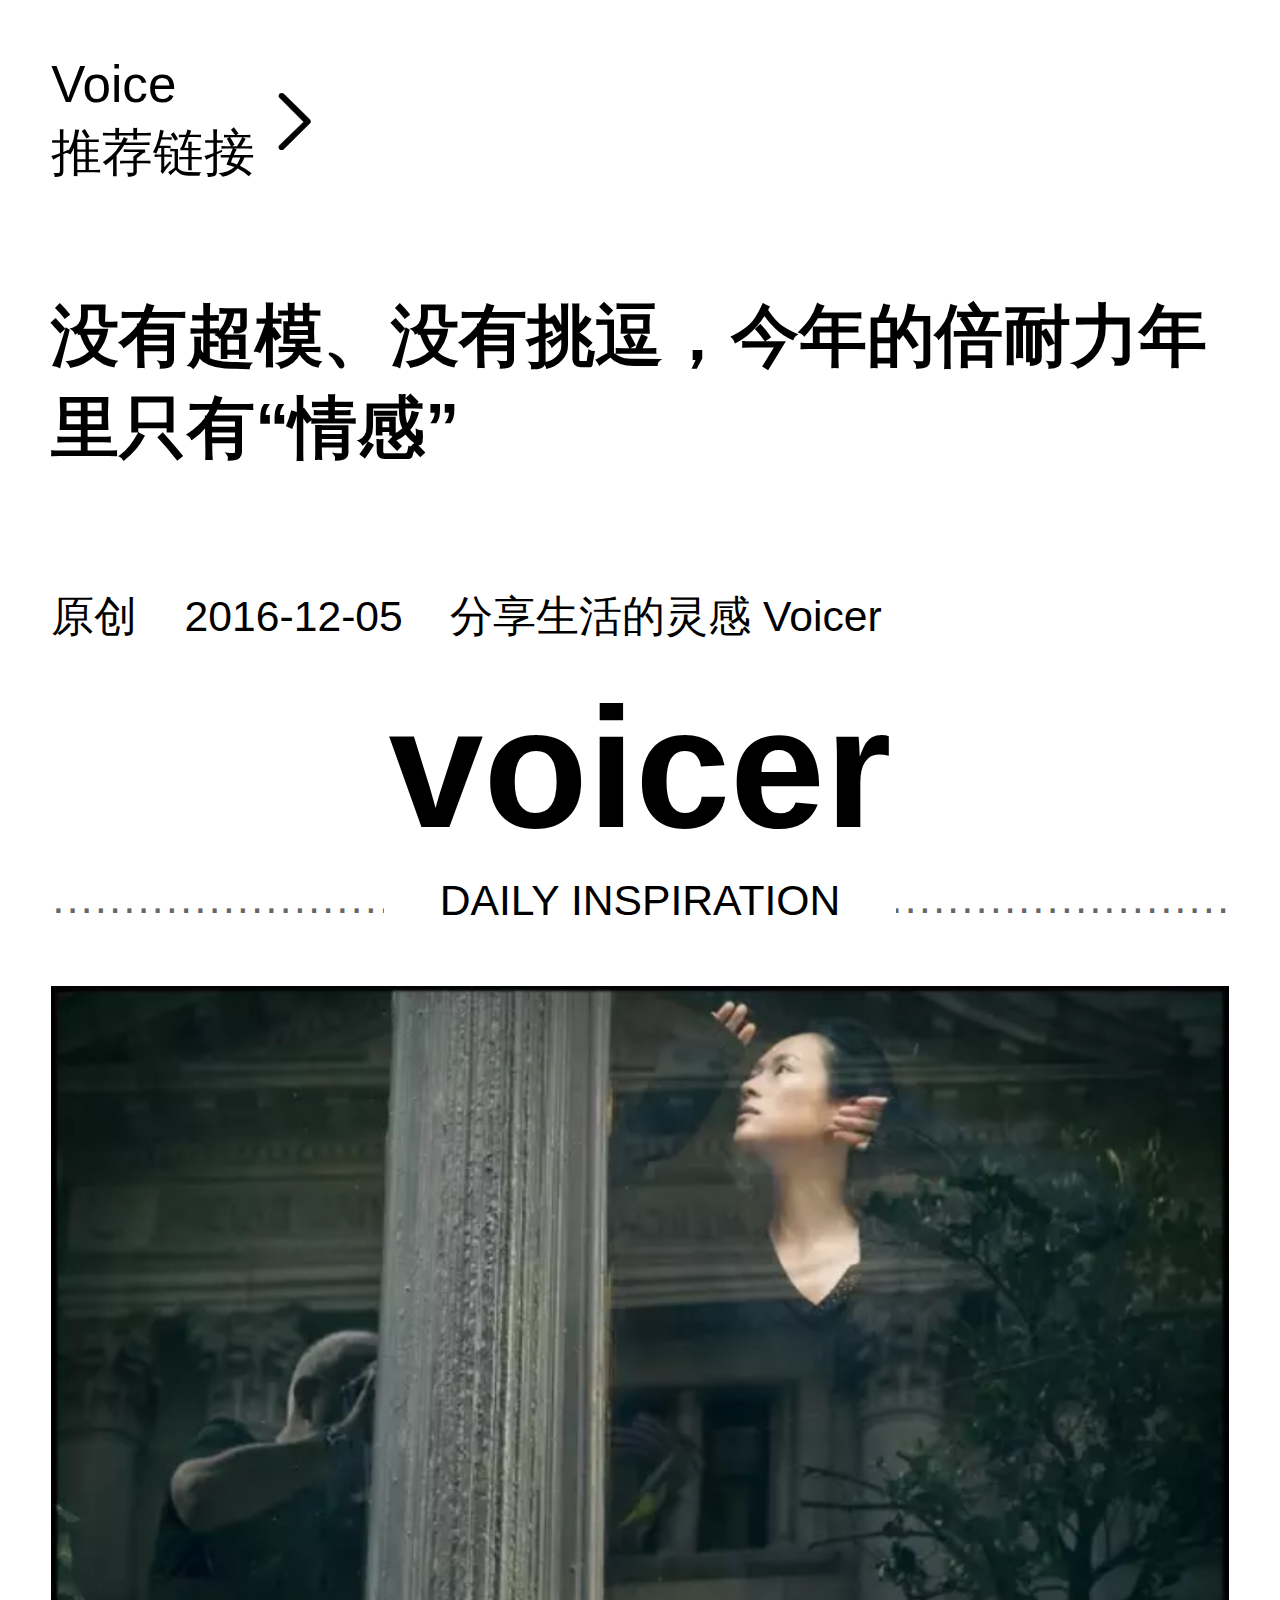
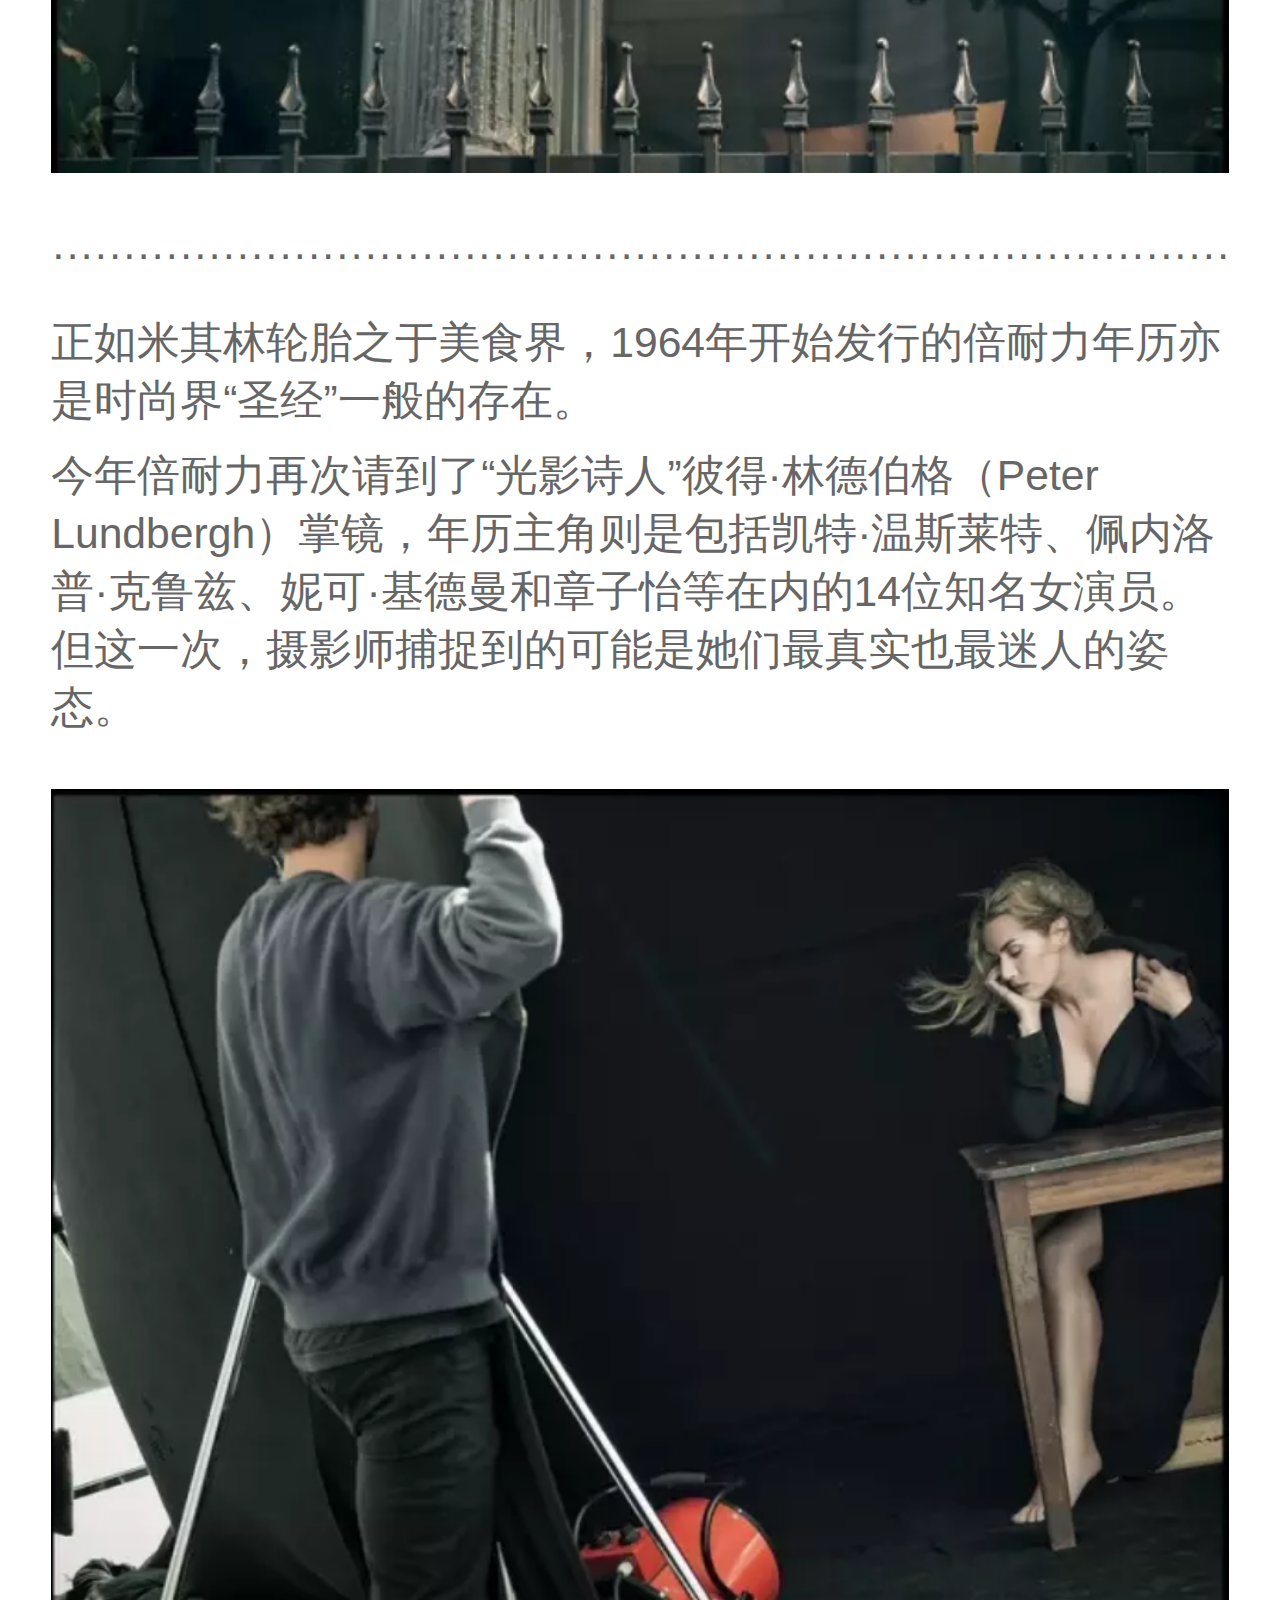
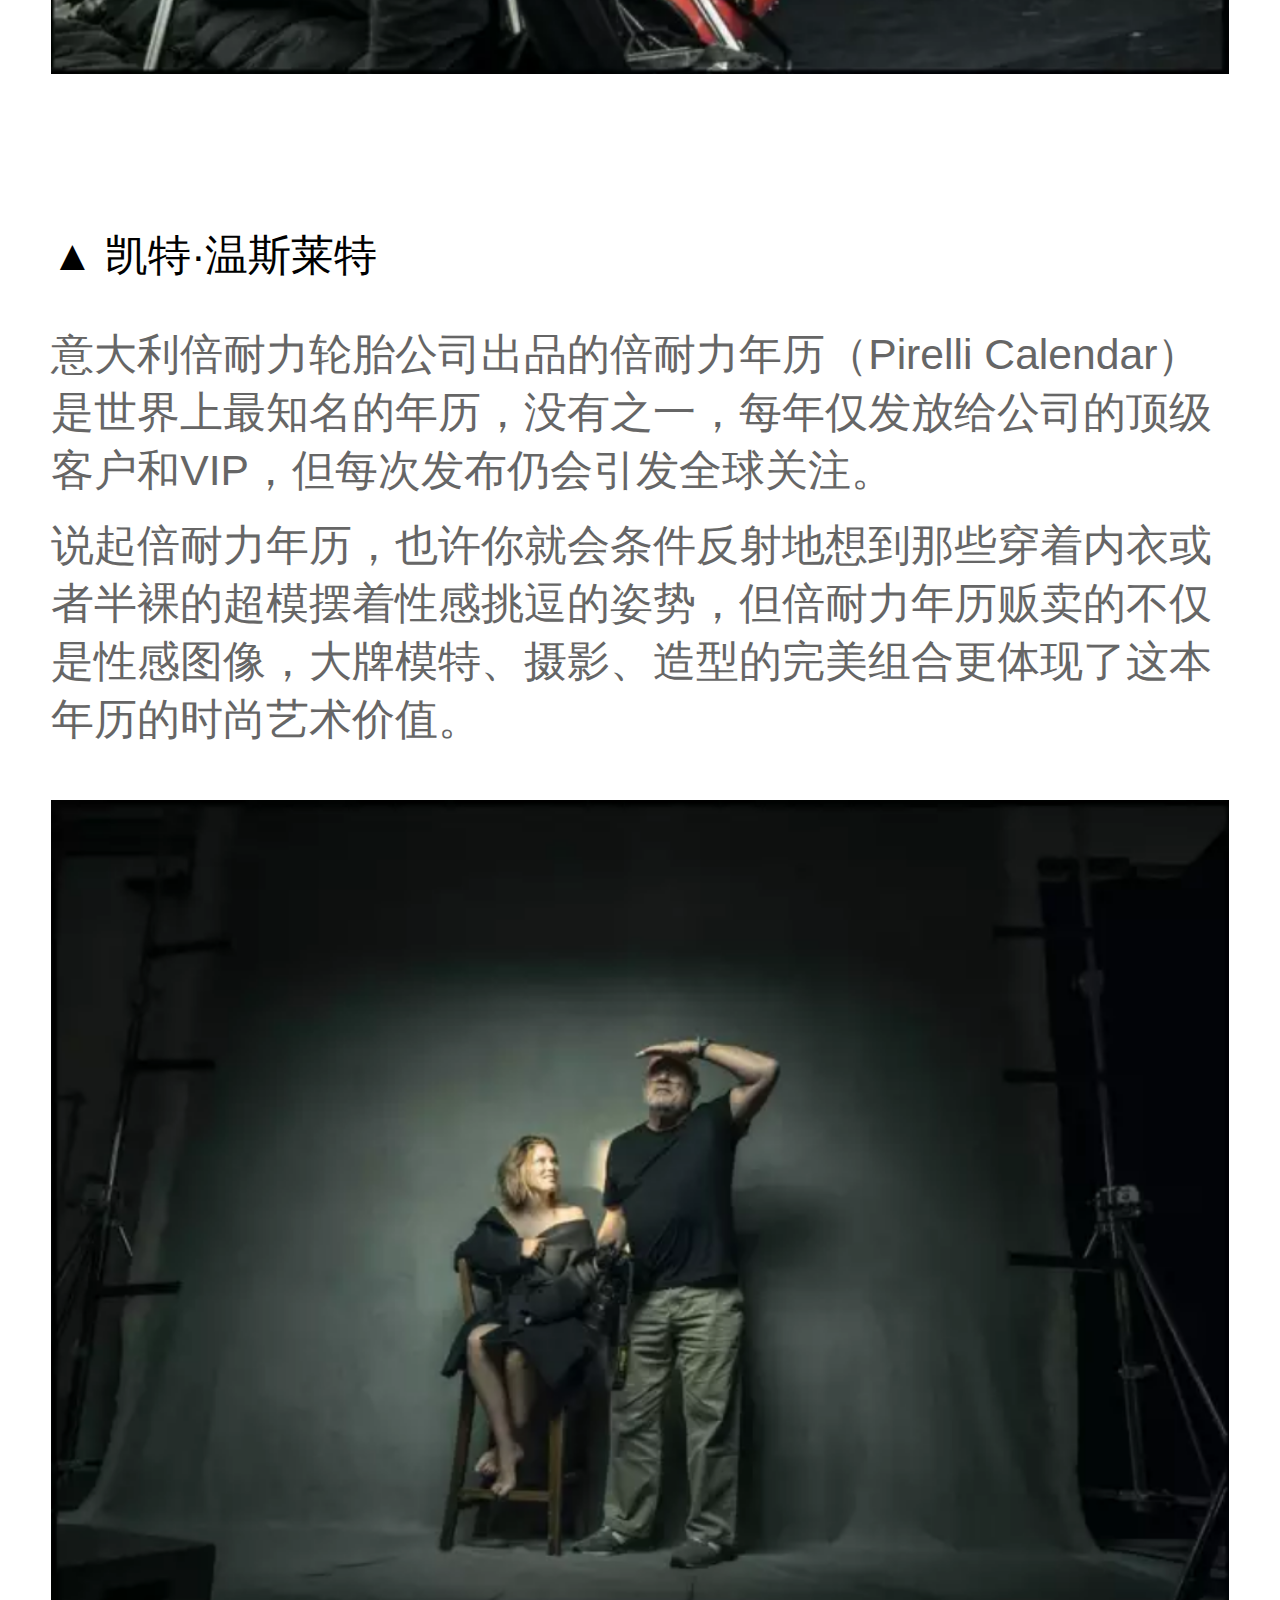
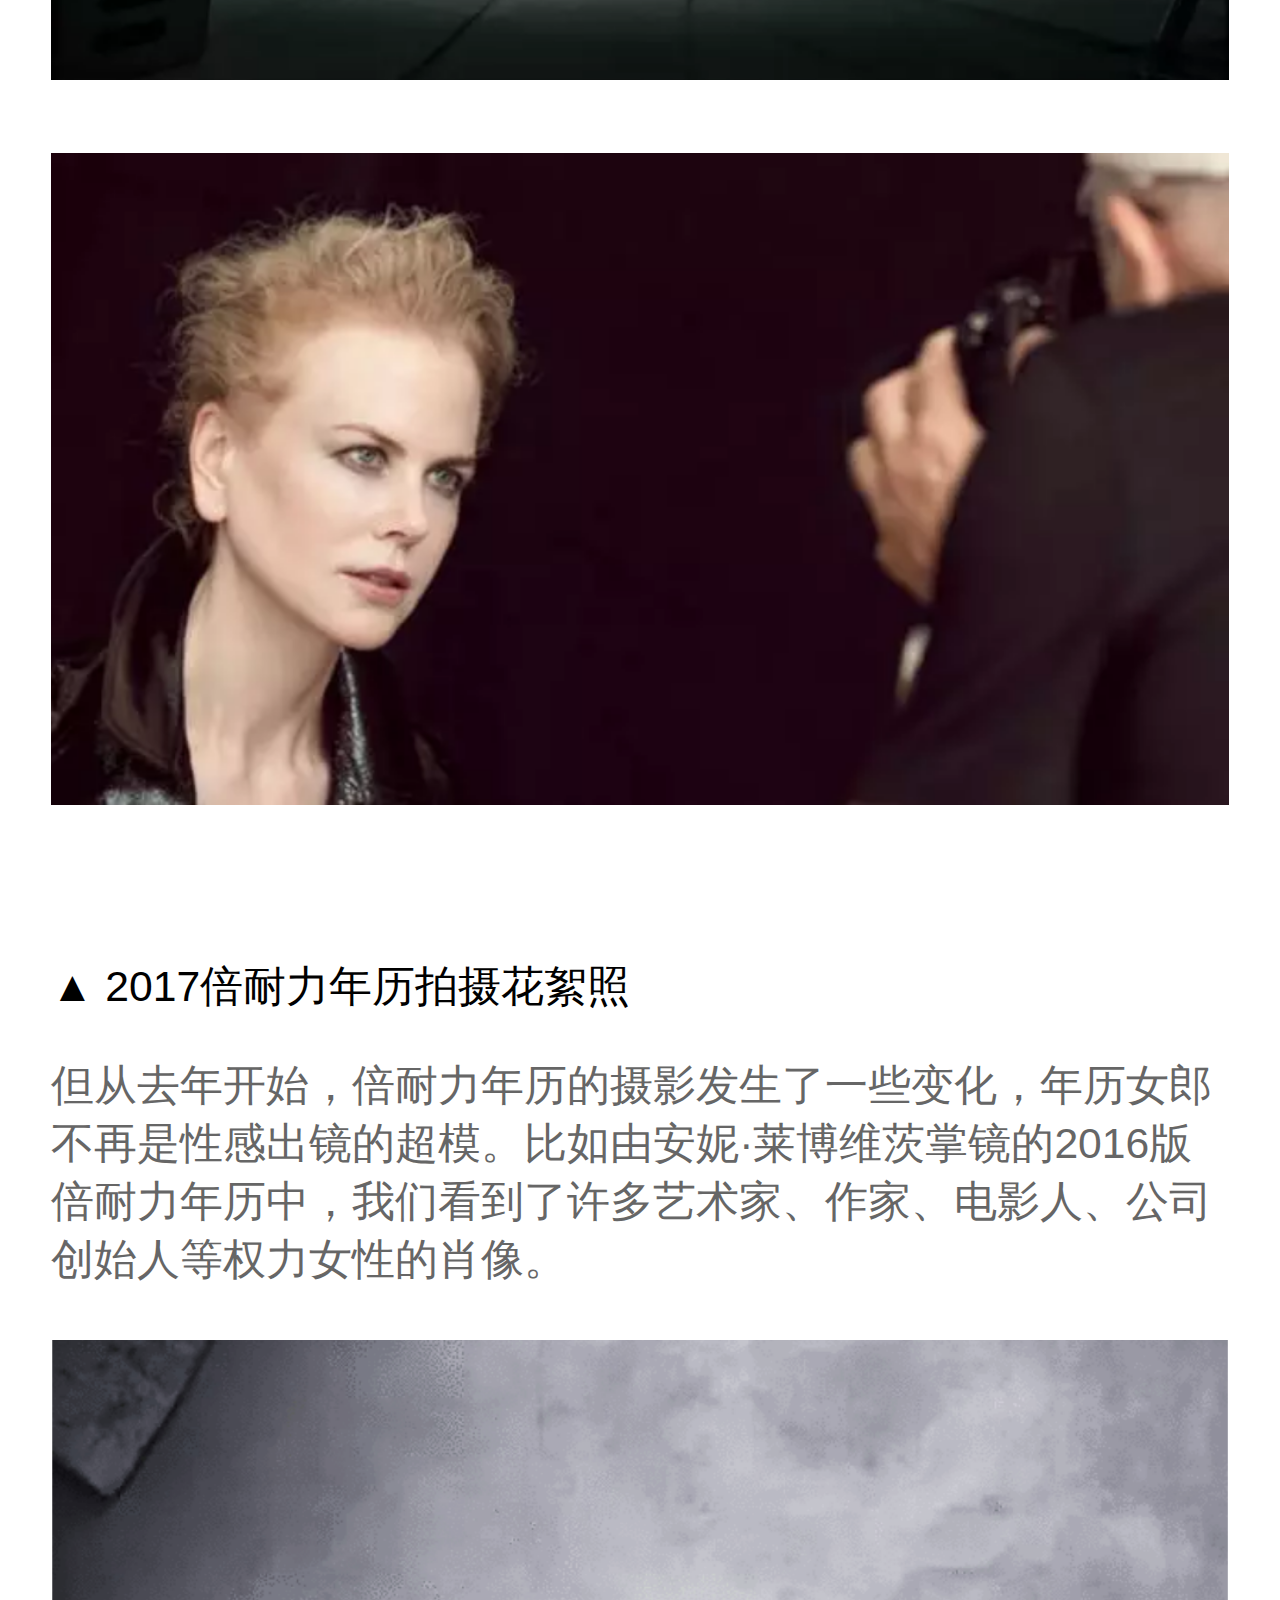
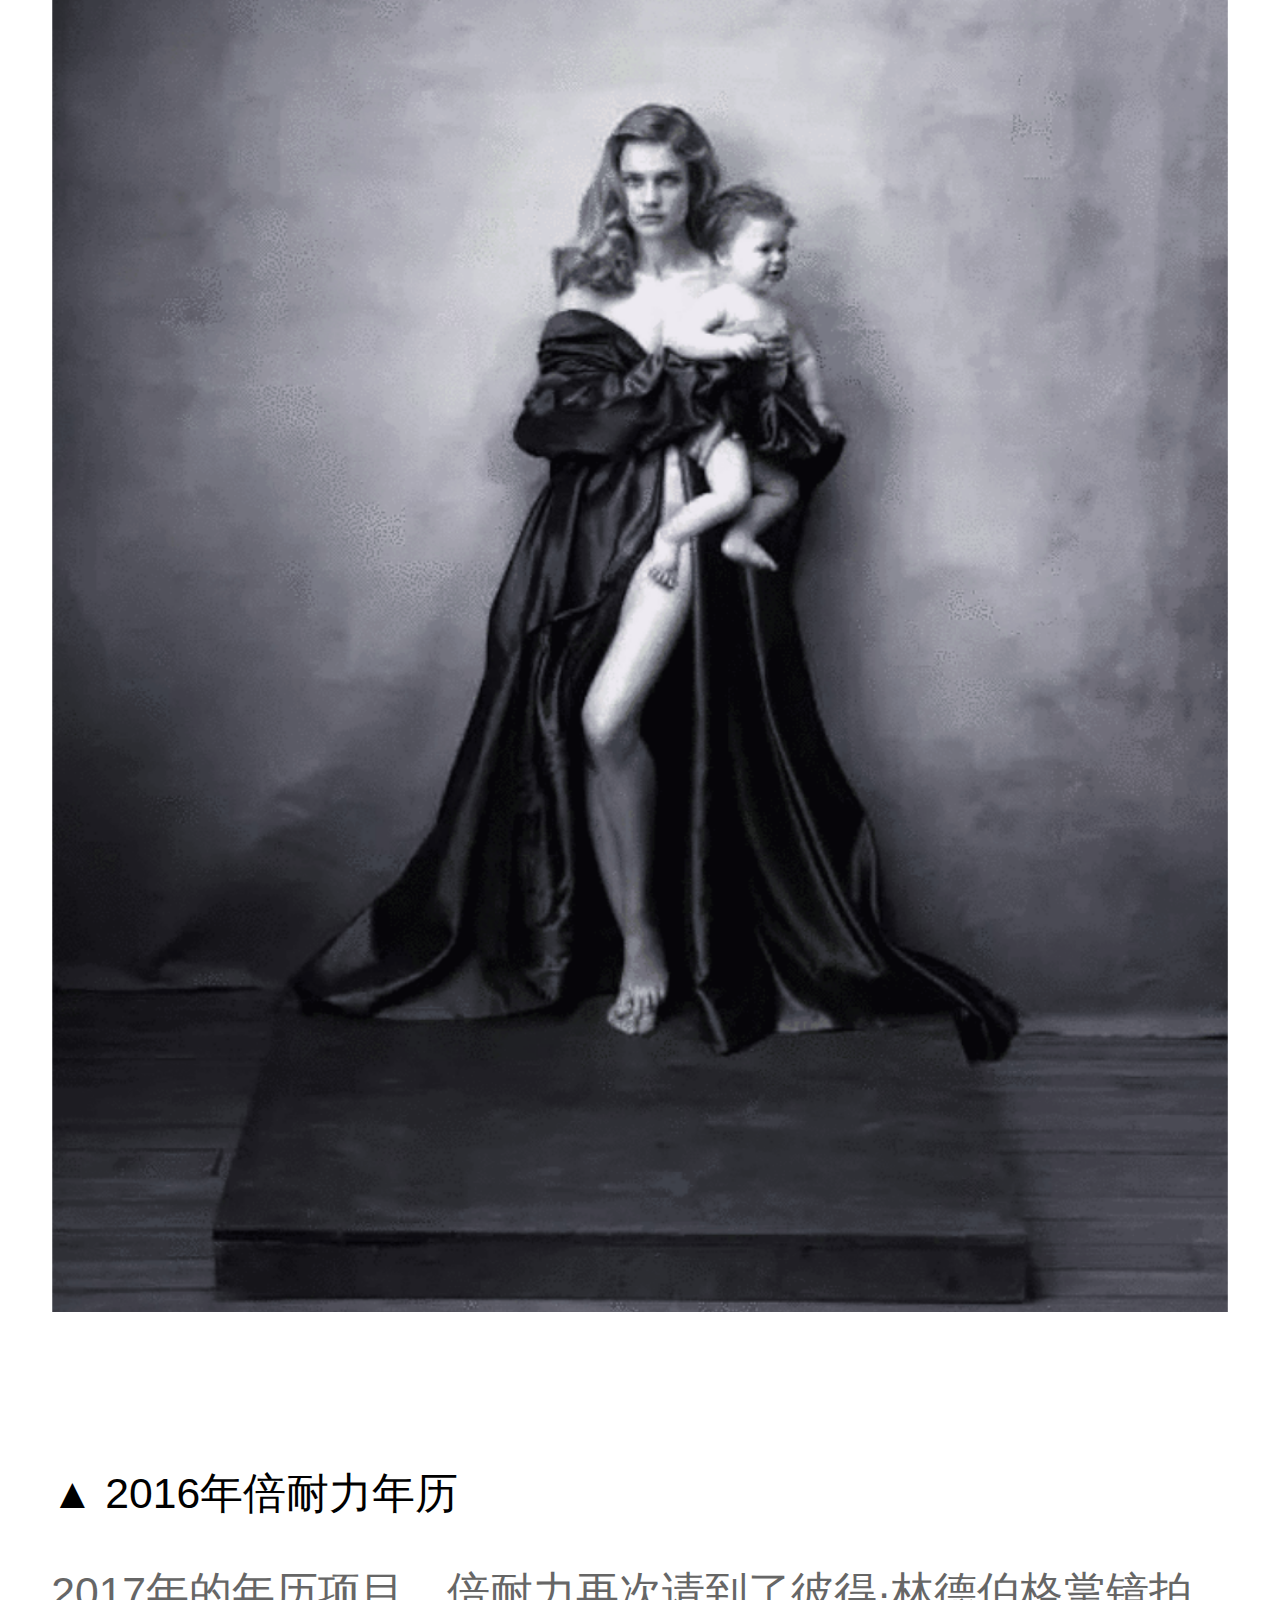
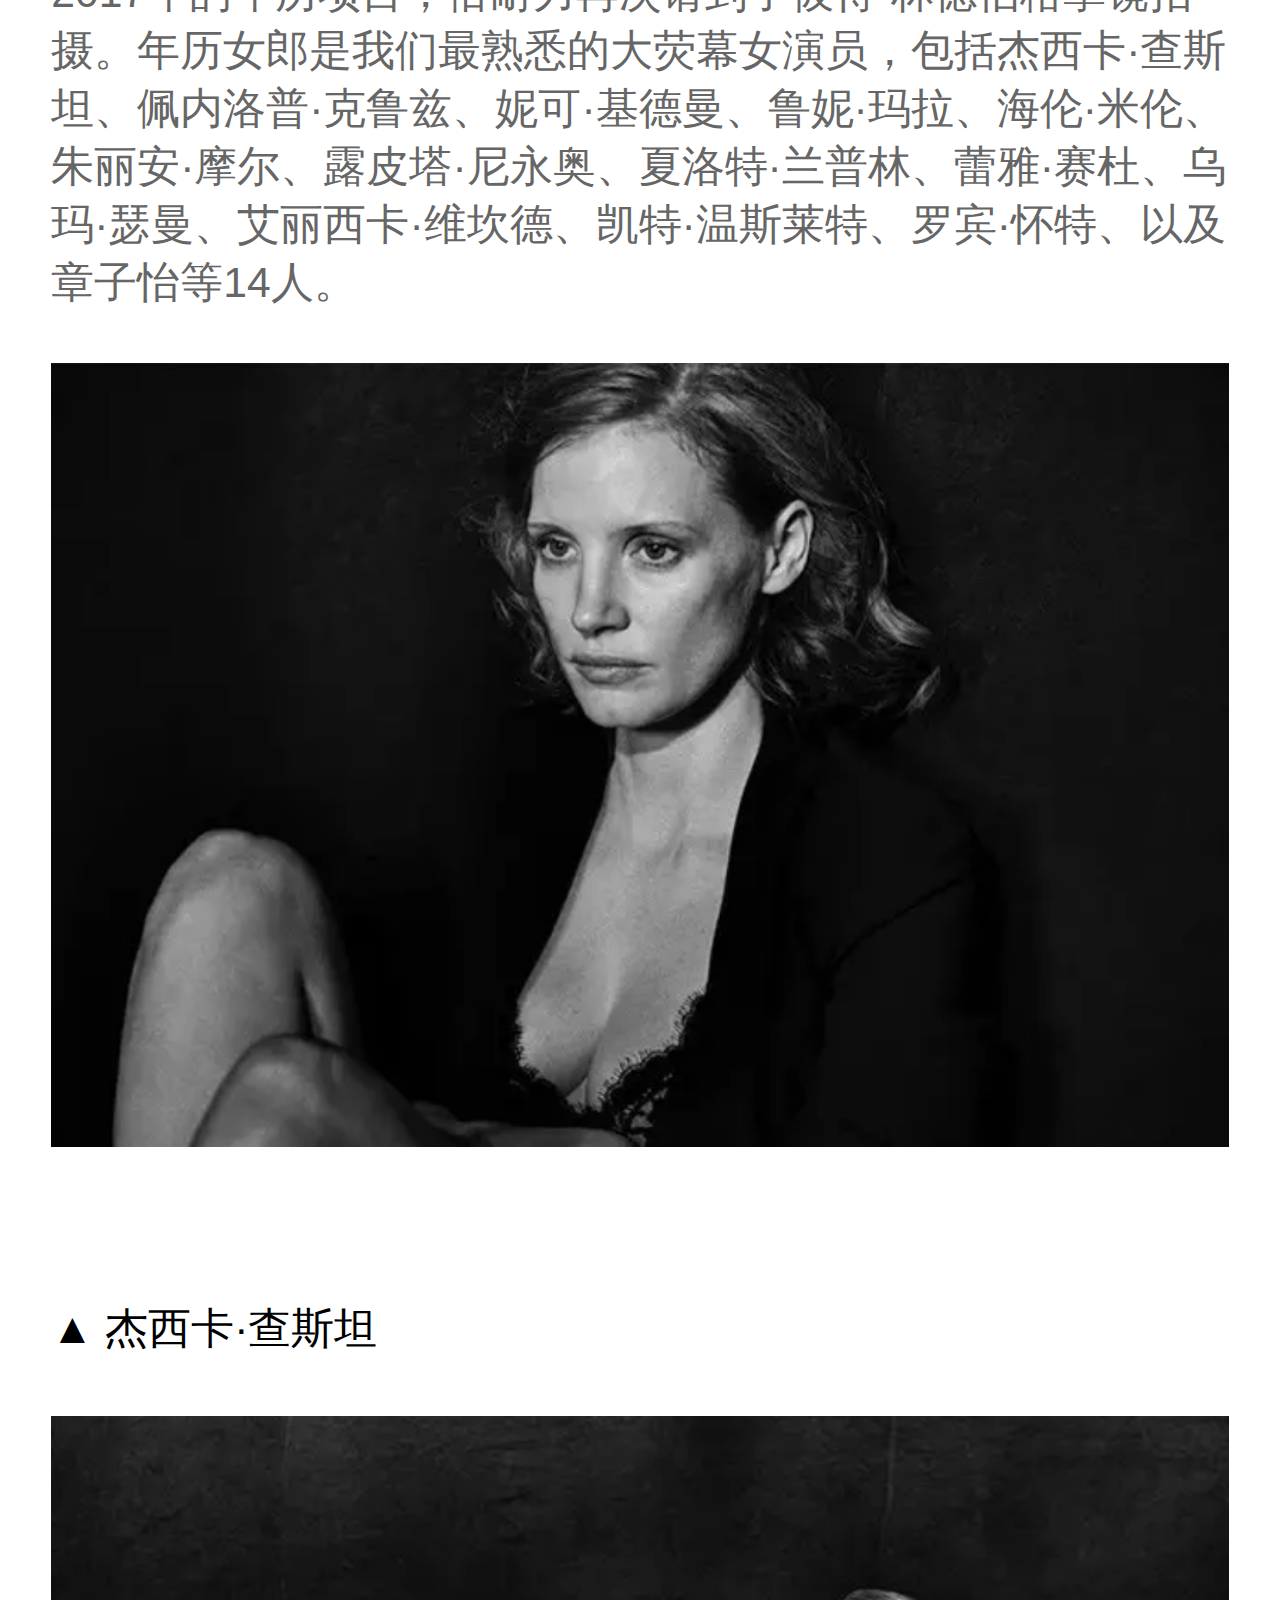
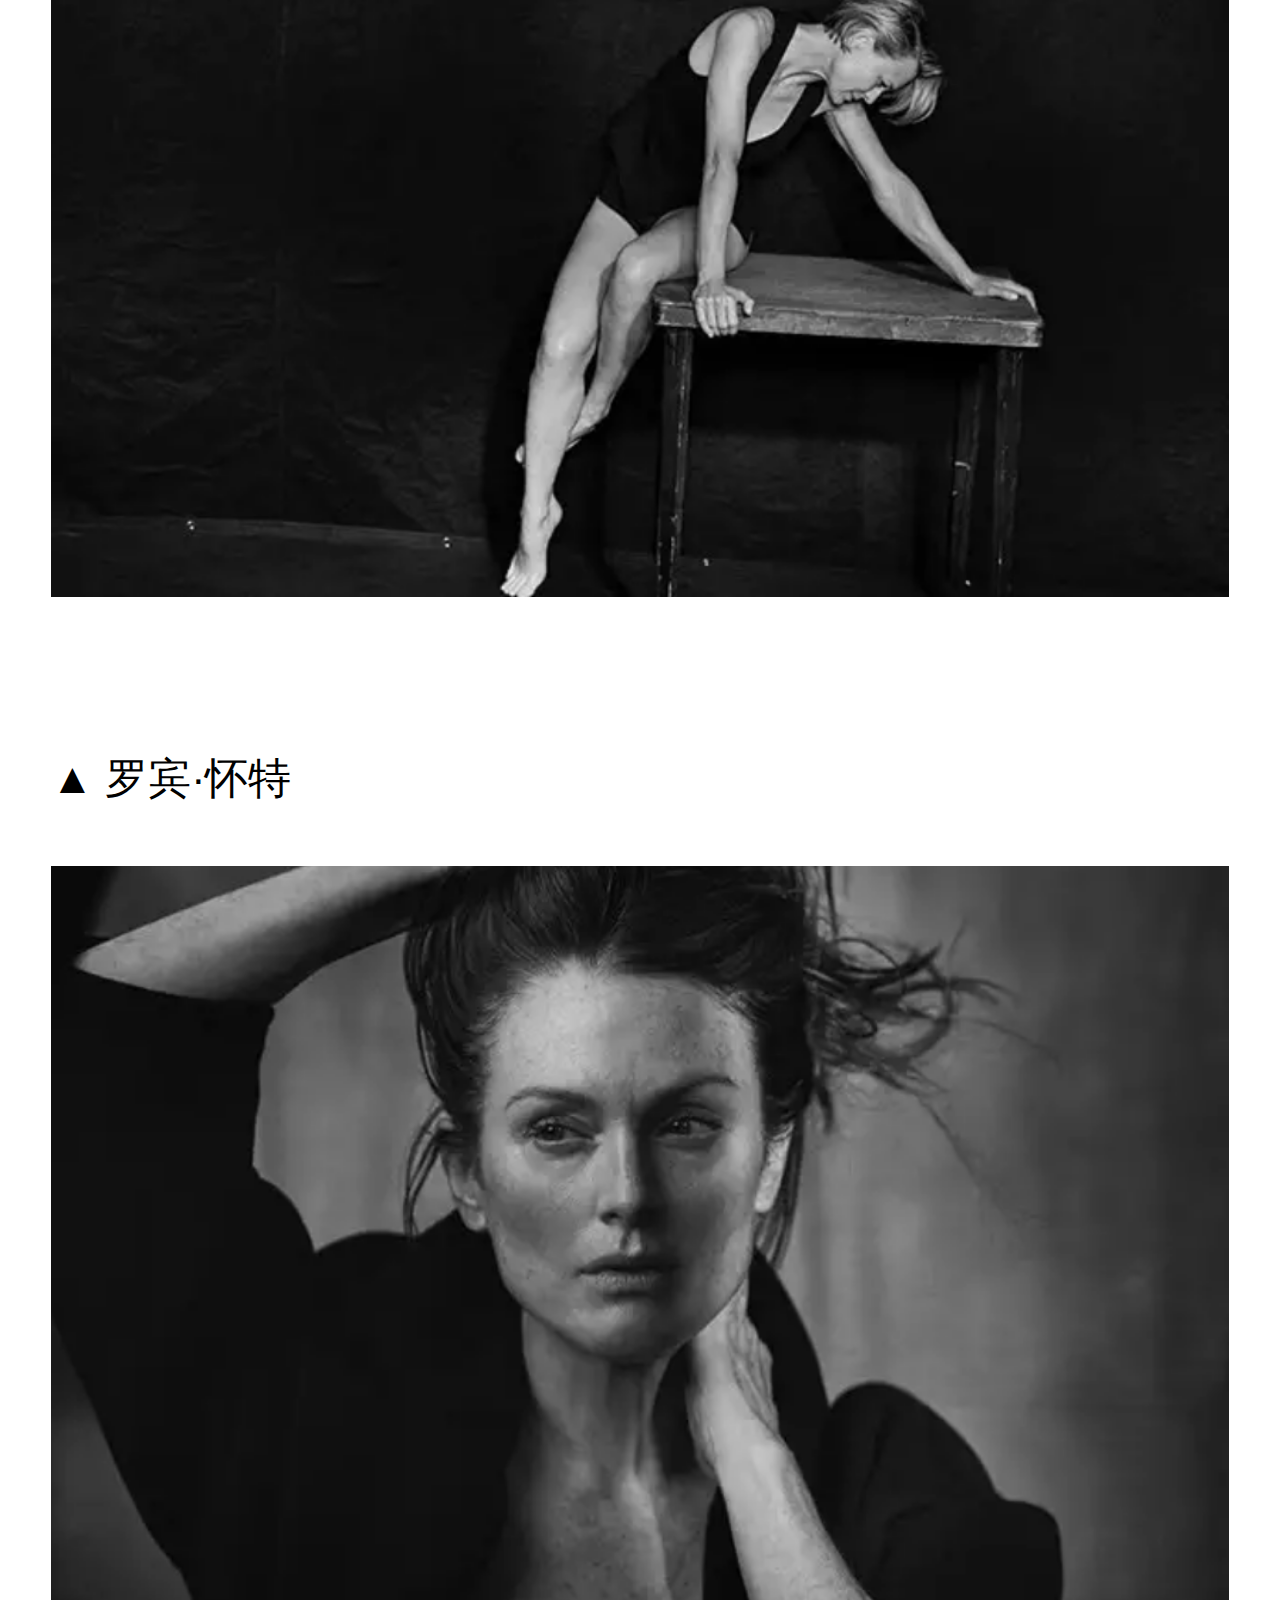
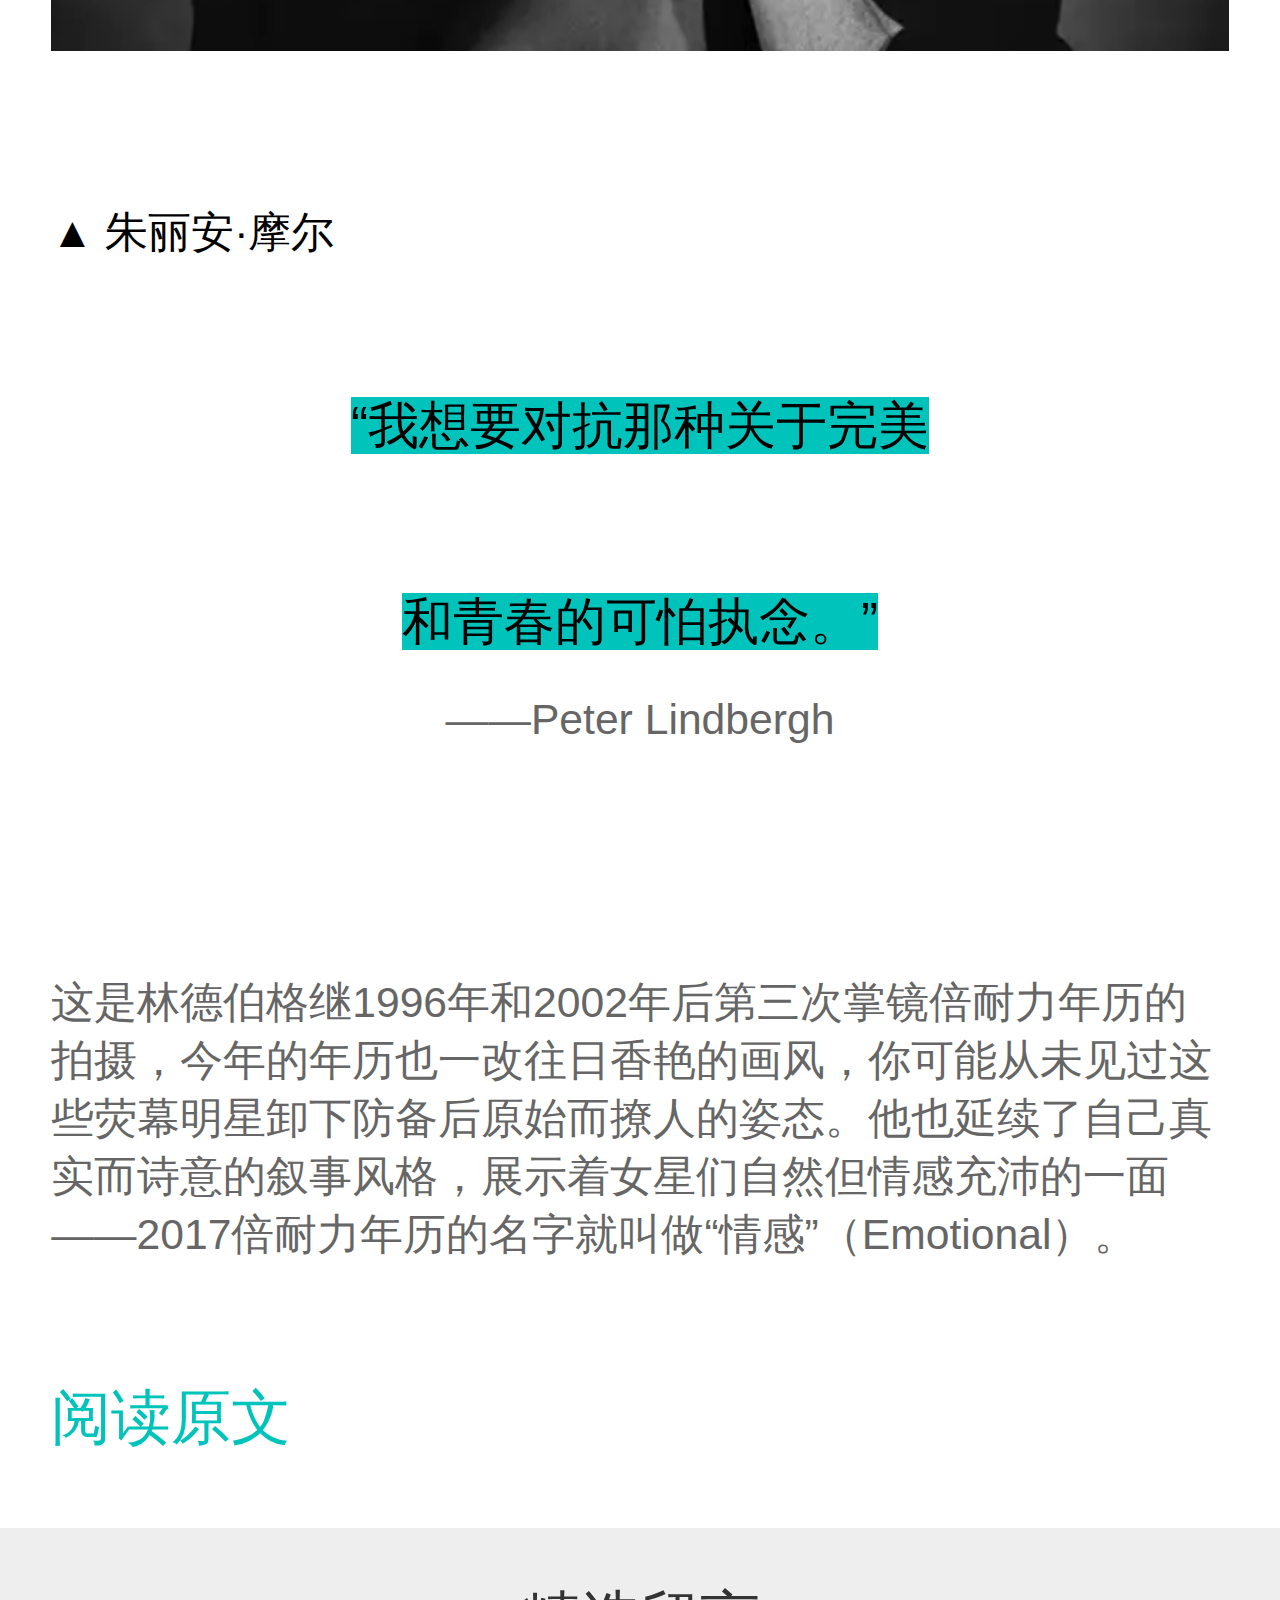
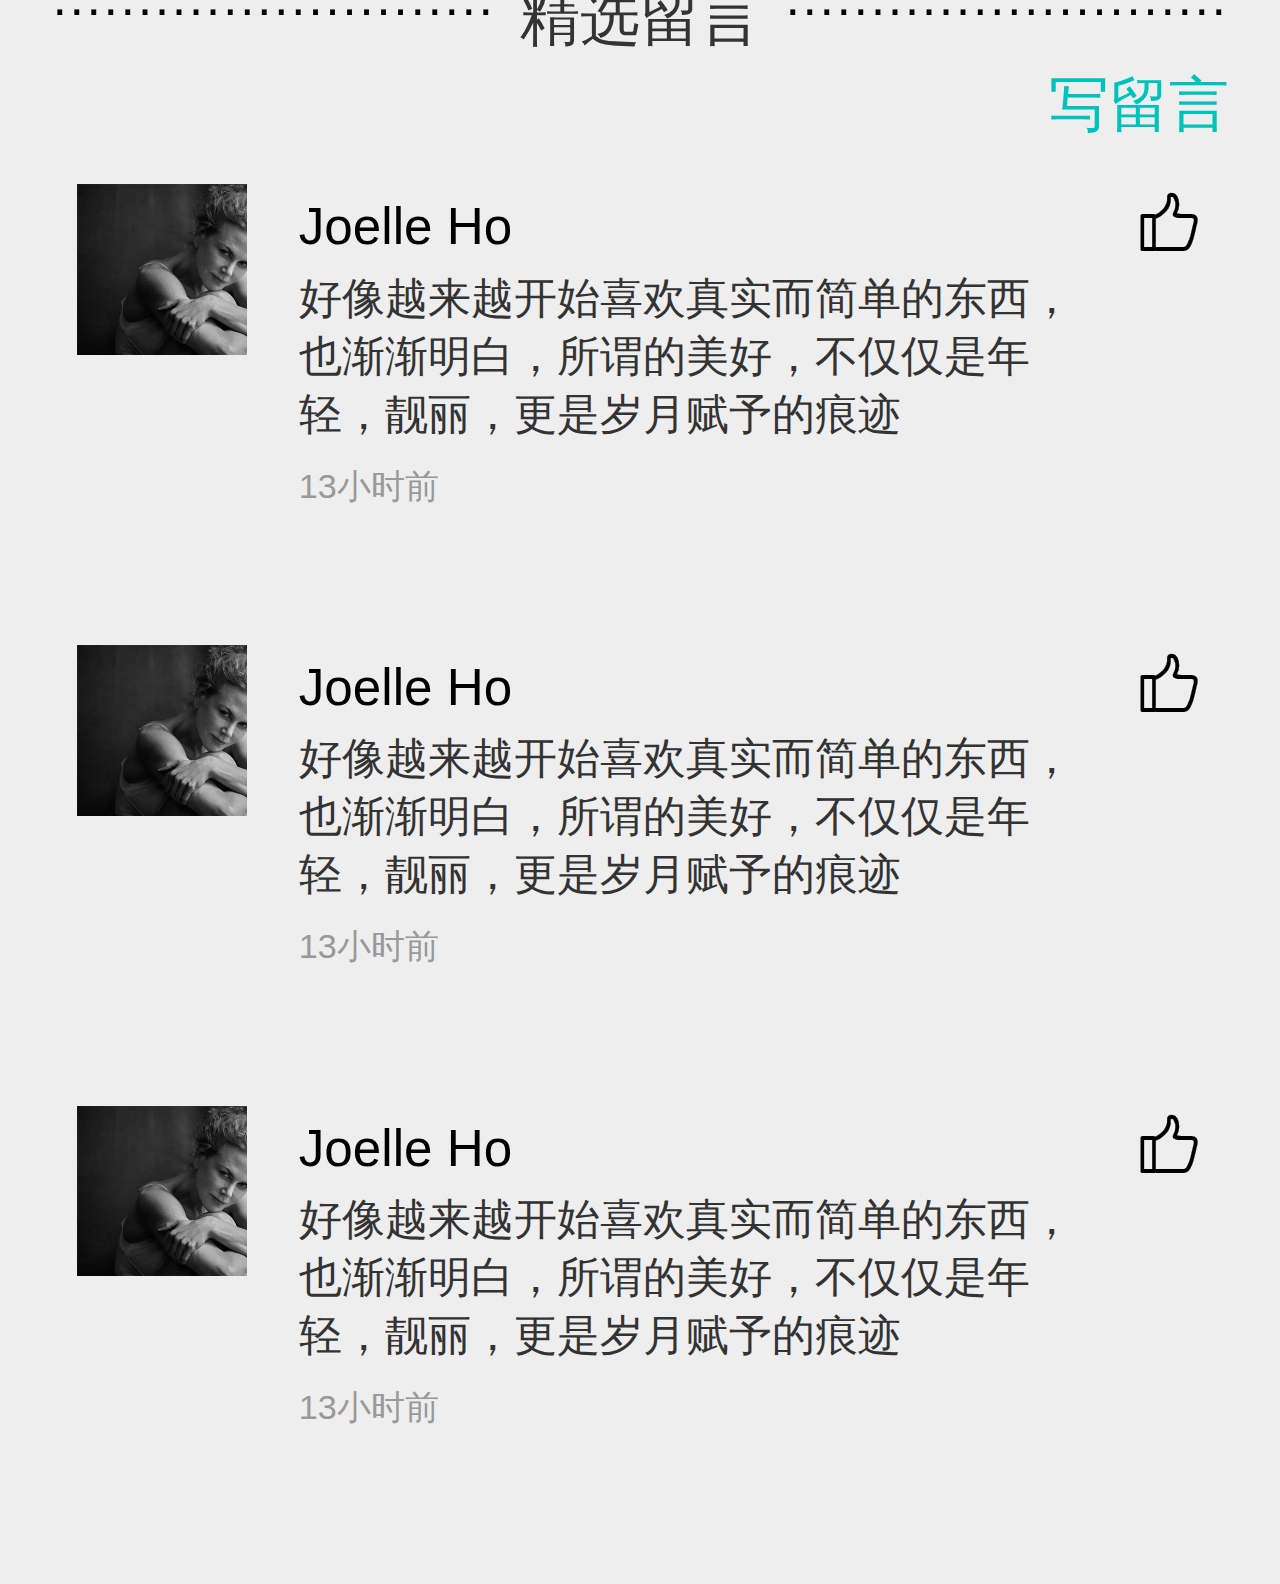
<file: show.html>
<!DOCTYPE html>
<html>
	<head>
		<meta charset="UTF-8">
		<link rel="stylesheet" type="text/css" href="css/iconfont.css"/>
		<link rel="stylesheet" href="css/show.css" />
		<script src="js/size.js"></script>
		<script src="js/zepto.min.js"></script>
		<title>show</title>
	</head>
	<body>
		<header>
			<a href="list.html">
				<span>
				Voice <br />推荐链接
				</span>
				<span class="iconfont">&#xe624;</span>
			</a>
		</header>
		<div class="container">
			<h6>没有超模、没有挑逗，今年的倍耐力年里只有“情感”</h6>
			<div class="notice">
				<span>原创</span>
				<span>2016-12-05</span>
				<span>分享生活的灵感  Voicer</span>
			</div>
			<h4>voicer</h4>
			<div class="import">
				<p>········································································································</p>
				<span>DAILY INSPIRATION</span>
			</div>
			
			<img src="img/show9.png" alt="" />
			<div class="import">
				<p style="padding: 0;">·······································································································</p>
			</div>
			<p>
			正如米其林轮胎之于美食界，1964年开始发行的倍耐力年历亦是时尚界“圣经”一般的存在。</p>

			<p>今年倍耐力再次请到了“光影诗人”彼得·林德伯格（Peter Lundbergh）掌镜，年历主角则是包括凯特·温斯莱特、佩内洛普·克鲁兹、妮可·基德曼和章子怡等在内的14位知名女演员。但这一次，摄影师捕捉到的可能是她们最真实也最迷人的姿态。</p>

			<img src="img/show1.png" alt="" />
			<span>▲ 凯特·温斯莱特</span>
			
			<p>意大利倍耐力轮胎公司出品的倍耐力年历（Pirelli Calendar）是世界上最知名的年历，没有之一，每年仅发放给公司的顶级客户和VIP，但每次发布仍会引发全球关注。</p>
			
			<p>说起倍耐力年历，也许你就会条件反射地想到那些穿着内衣或者半裸的超模摆着性感挑逗的姿势，但倍耐力年历贩卖的不仅是性感图像，大牌模特、摄影、造型的完美组合更体现了这本年历的时尚艺术价值。</p>
			
			
			
			<img src="img/show5.png" alt="" />
			<img src="img/show4.png" alt="" />
			<span>▲ 2017倍耐力年历拍摄花絮照</span>
			
			<p>但从去年开始，倍耐力年历的摄影发生了一些变化，年历女郎不再是性感出镜的超模。比如由安妮·莱博维茨掌镜的2016版倍耐力年历中，我们看到了许多艺术家、作家、电影人、公司创始人等权力女性的肖像。</p>
			
			<img src="img/show3.png" alt="" />
			<span>▲ 2016年倍耐力年历</span>
			
			<p>2017年的年历项目，倍耐力再次请到了彼得·林德伯格掌镜拍摄。年历女郎是我们最熟悉的大荧幕女演员，包括杰西卡·查斯坦、佩内洛普·克鲁兹、妮可·基德曼、鲁妮·玛拉、海伦·米伦、朱丽安·摩尔、露皮塔·尼永奥、夏洛特·兰普林、蕾雅·赛杜、乌玛·瑟曼、艾丽西卡·维坎德、凯特·温斯莱特、罗宾·怀特、以及章子怡等14人。</p>
			
			<img src="img/show2.png" alt="" />
			<span>▲ 杰西卡·查斯坦</span>
			
			<img src="img/show10.png" alt="" />
			<span>▲ 罗宾·怀特</span>
			
			<img src="img/show6.png" alt="" />
			<span>▲ 朱丽安·摩尔</span><br />
			<div style="text-align: center;">
				<i style="text-align: center;background:#00C4BB;font-style:normal;font-size:0.3rem;">“我想要对抗那种关于完美
				<br />和青春的可怕执念。”</i>
				<p>——Peter Lindbergh</p>
				<br />
			</div>
			
			<p>这是林德伯格继1996年和2002年后第三次掌镜倍耐力年历的拍摄，今年的年历也一改往日香艳的画风，你可能从未见过这些荧幕明星卸下防备后原始而撩人的姿态。他也延续了自己真实而诗意的叙事风格，展示着女星们自然但情感充沛的一面——2017倍耐力年历的名字就叫做“情感”（Emotional）。</p>
			
			<a href="javascript:;" style="color:#00C4BB;font-size: 0.35rem;">阅读原文</a>
		</div>
<!--liuyan-->
		<div class="reply">
			<div class="reply-title">
				<div class="import">
					<p>···························································································</p>
					<span>精选留言</span>
				</div>
				<span>写留言</span>
			</div>
			<ul class="reply-con">
				<li>
					<div class="left"></div>
					<div class="center">
						<span>Joelle Ho</span>
						<span>好像越来越开始喜欢真实而简单的东西，也渐渐明白，所谓的美好，不仅仅是年轻，靓丽，更是岁月赋予的痕迹</span>
						<span>13小时前</span>
					</div>
					<div class="right iconfont">&#xe608;</div>
				</li>
				<li>
					<div class="left"></div>
					<div class="center">
						<span>Joelle Ho</span>
						<span>好像越来越开始喜欢真实而简单的东西，也渐渐明白，所谓的美好，不仅仅是年轻，靓丽，更是岁月赋予的痕迹</span>
						<span>13小时前</span>
					</div>
					<div class="right iconfont">&#xe608;</div>
				</li>
				<li>
					<div class="left"></div>
					<div class="center">
						<span>Joelle Ho</span>
						<span>好像越来越开始喜欢真实而简单的东西，也渐渐明白，所谓的美好，不仅仅是年轻，靓丽，更是岁月赋予的痕迹</span>
						<span>13小时前</span>
					</div>
					<div class="right iconfont">&#xe608;</div>
				</li>
			</ul>
		</div>
	</body>

</html>
</file>
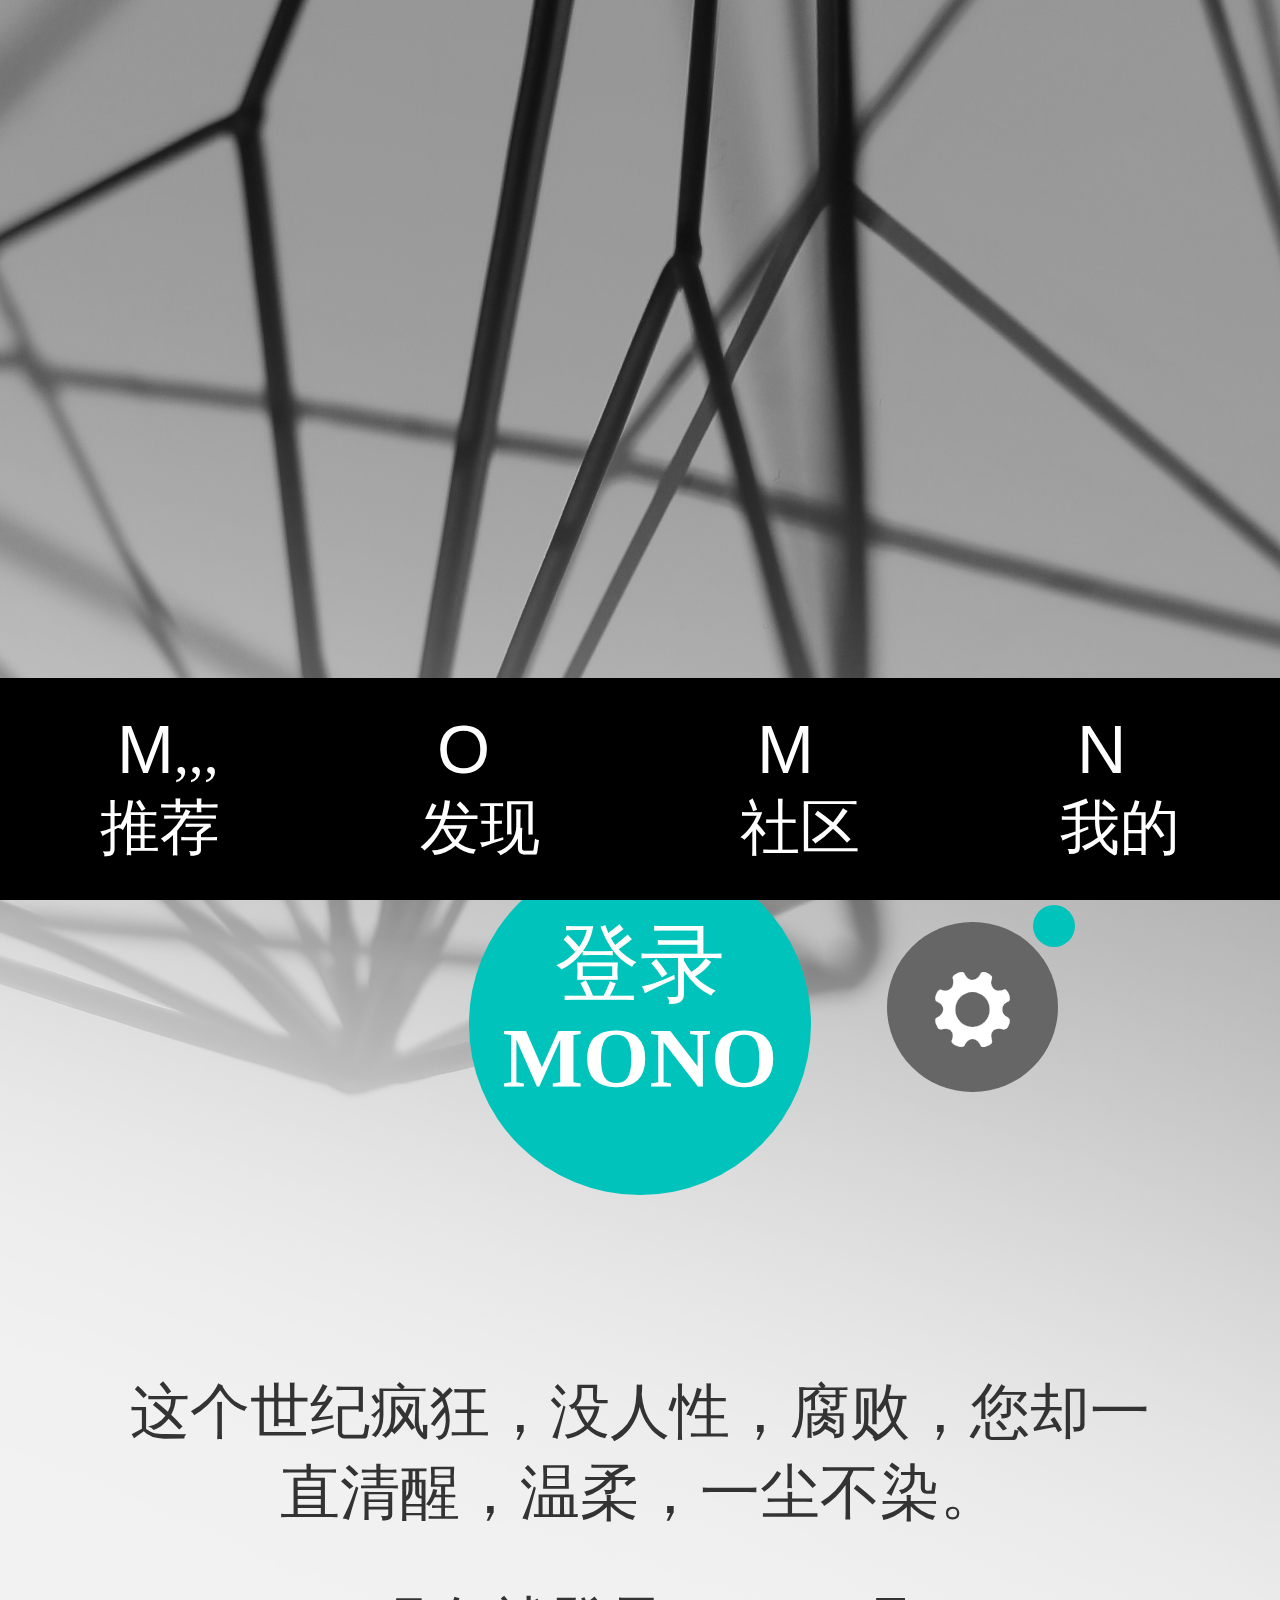
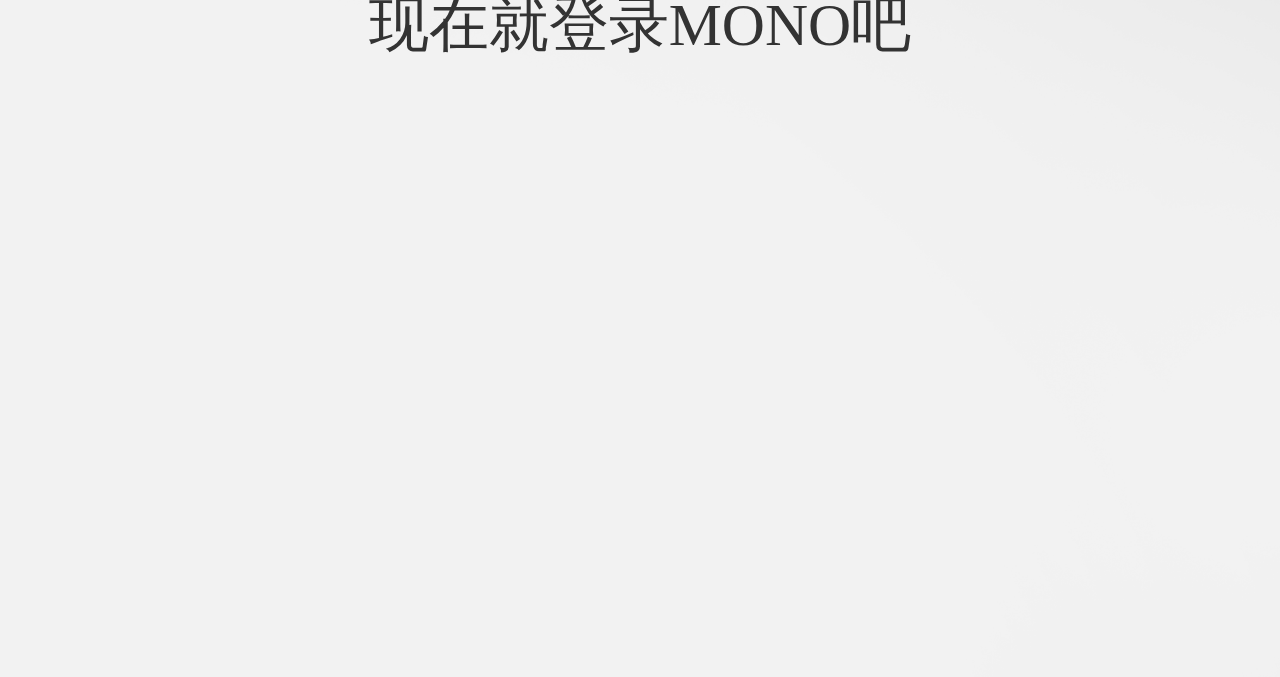
<file: startLogin.html>
<!DOCTYPE html>
<html>
	<head>
		<meta charset="UTF-8">
		<title>startlogin</title>
		<link rel="stylesheet" type="text/css" href="css/login.css"/>
		<link rel="stylesheet" type="text/css" href="css/iconfont.css"/>
		<script src="js/size.js"></script>
	</head>
	<body>
		<section>
			<div class="login">
				<a href="login.html">登录
					<strong>MONO</strong>
				</a>
			</div>
			<div class="set">
				<a href="" class="iconfont">&#xe687;</a>
			</div>
			<div class="circle"></div>
			<div class="letter">
				<p>这个世纪疯狂，没人性，腐败，您却一<br />直清醒，温柔，一尘不染。</p>
				<p>现在就登录MONO吧</p>
			</div>
		</section>
		<footer>
			<ul class="foot">
				<li><a href="javascript:;"><i>M</i>,,,<br />推荐</a></li>
				<li><a href="javascript:;"><i>O</i><br />发现</a></li>
				<li><a href="javascript:;"><i>M</i><br />社区</a></li>
				<li><a href="javascript:;"><i>N</i><br />我的</a></li>
			</ul>
		</footer>
	</body>
	<script>
		resize(1334,"y");
	</script>
</html>
</file>
<file: css/news.css>
body,a,ul,ol,li,input,p,h1,h2,h3,h4,h5,h6{
    margin: 0;
    padding: 0;
    list-style: none;
}
img{
    border: 0;
}
a{
    text-decoration: none;
}
/*消除默认样式*/
a,button{
	-webkit-tap-highlight-color:rgba(0,0,0,0);
}
button{
	-webkit-appearance: none;
}
body{
	/*禁止用户设置字体大小*/
	-webkit-text-size-adjust: 100%;
	/*禁止文字选中*/
	-webkit-user-select: none;
}
/********************初始化样式*******************/
.news-in{
	width:7.5rem;height:13.34rem;background:url(../img/in.png) no-repeat;background-size: 100%;position: relative;
}
.news-in>a{
	display:block;width:1.5rem;height:1rem;position: absolute;bottom:0;right:0;font-size:0.3rem;color:#fff;
}
.news-in>a>span:last-child{
	color: #00C4BB;position: absolute;top:0;right:0.2rem;font-size:0.5rem;font-weight:bold;cursor: pointer;animation: in 1.5s ease infinite;
}
@keyframes in{
	0%{
		opacity:1;
	}
	50%{
		opacity: 0;
	}
	100%{
		opacity: 1;
	}
}
.iconfont{
	font-size:0.4rem;
}

/******************************  index2  ******************************/

/*头*/
header{
	width:100%;height:1rem;background:#000;position: fixed;top:0;left:0;z-index: 999;
}
header>input{
	width:95%;height:0.7rem;background:#fff;position: absolute;top:0;left:0;right:0;bottom: 0;margin:auto;border-radius:0.06rem;text-align: center;line-height: 0.7rem;font-size:0.3rem;
}

.swiper-container{
	width:100%;height:100%;
}
.box{
	width: 100%;
}
/*轮播*/
.banner{
	width:100%;margin-top:1rem
}
.banner .swiper-pagination-bullet {
    width: 0.1rem;
    height: 0.1rem;
    display: inline-block;
    border-radius: 50%;
    border: 0.05rem solid #FFF;
    background: rgba(0,0,0,0);
    opacity: 0.6;
}
.swiper-container-horizontal>.swiper-pagination-bullets, .swiper-pagination-custom, .swiper-pagination-fraction {
    bottom: 0.2rem;
}
.banner .swiper-pagination-bullet-active {
    opacity: 1;
    background: #FFF;
}
.banner .swiper-slide img{
	width:100%;
}
/*分类*/
.classify{
	width:6.9rem;height:3.7rem;overflow: hidden;padding:0 0.3rem;
}
.classify>div:nth-child(1){
	width:6.9rem;margin:0 auto;font-size:0.3rem;line-height:1rem;;
}
.classify .swiper-container{
	width:6.9rem;height:3.7rem;
}
.classify-con{
	width:33.6rem;height:2.3rem;
}
.classify-con li{
	width:2.3rem;height:2.3rem;border:1px solid #ccc;border-radius: 0.15rem;float:left;margin-right:0.08rem;
}
.classify-con li a{
	display: block;width:100%;height:100%;
}
.classify-con li:nth-child(1){
	background:url(../img/classify1.png) no-repeat;background-size:100%;
}
.classify-con li:nth-child(2){
	background:url(../img/classify2.png) no-repeat;background-size:100%;
}
.classify-con li:nth-child(3){
	background:url(../img/classify3.png) no-repeat;background-size:100%;
}
.classify-con li:nth-child(4){
	background:url(../img/classify4.png) no-repeat;background-size:100%;
}
.classify-con li:nth-child(5){
	background:url(../img/classify5.png) no-repeat;background-size:100%;
}
.classify-con li:nth-child(6){
	background:url(../img/classify6.png) no-repeat;background-size:100%;
}
.classify-con li:nth-child(7){
	background:url(../img/classify7.png) no-repeat;background-size:100%;
}
.classify-con li:nth-child(8){
	background:url(../img/classify8.png) no-repeat;background-size:100%;
}
.classify-con li:nth-child(9){
	background:url(../img/classify9.png) no-repeat;background-size:100%;
}
.classify-con li:nth-child(10){
	background:url(../img/classify10.png) no-repeat;background-size:100%;
}
.classify-con li:nth-child(11){
	background:url(../img/classify11.png) no-repeat;background-size:100%;
}
.classify-con li:nth-child(12){
	background:url(../img/classify12.png) no-repeat;background-size:100%;
}
.classify-con li:nth-child(13){
	background:url(../img/classify13.png) no-repeat;background-size:100%;
}
.classify-con li:nth-child(14){
	background:url(../img/classify14.png) no-repeat;background-size:100%;
}
/*******************/
.kong{
	width:100%;height:0.35rem;background:#EBF0F2;border-top:1px solid #F5F8F9;
}
/*编辑推荐*/
.advice{
	width:90%;margin:0 auto;
}
.advice-title{
	width:100%;margin:0 auto;font-size:0.3rem;line-height: 0.7rem;
}
.advice-title span:nth-child(2){
	float: right;color:#16A5AF;
}
.advice-title span:nth-child(2) i{
	font-style: normal;font-weight: bold;
}
.advice-con li{
	width:100%;margin:0 auto;height:3rem;
}
.advice-con-title{
	margin-top:0.3rem;height:0.8rem;
}
.advice-con-title span{
	font-size:0.4rem;color:#000;float:left;line-height: 0.34rem;
}
.advice-c-con{
	width: 100%;height:2.5rem;
}
.advice-con-title span:nth-child(2){
	float:right;width:0.7rem;height:0.7rem;background:#16A5AF;color:#fff;text-align: center;line-height:0.7rem;font-size:0.6rem;border-radius:0.02rem;
}
.advice-con-img{
	width:2rem;height:2rem;border:1px solid #ccc;border-radius: 0.15rem;float:left;background:url(../img/classify1.png) no-repeat;background-size:cover;float: left;
}
.advice-con-con{
	width:4rem;float:left;font-size: 0.3rem;margin-left:0.2rem;
}
/*底部*/
footer{
	width:100%;height:1.3rem;background:#000;position: fixed;bottom:0;left:0;font-size: 0.3rem;z-index:999;
}
footer .foot{
	width:100%;height:100%;display:flex;align-items: center;justify-content: space-around;
}
footer .foot i{
	font-style:normal;font-size:0.4rem;margin-left:0.1rem;font-family: helvetica;
}
footer .foot a{
	color:#fff;
}
footer .foot-active a,footer .foot-active i{
	color:#16A5AF;
}
</file>
<file: css/iconfont.css>
@font-face {font-family: "iconfont";
  src: url('../font/iconfont.eot?t=1481110086290'); /* IE9*/
  src: url('../font/iconfont.eot?t=1481110086290#iefix') format('embedded-opentype'), /* IE6-IE8 */
  url('../font/iconfont.woff?t=1481110086290') format('woff'), /* chrome, firefox */
  url('../font/iconfont.ttf?t=1481110086290') format('truetype'), /* chrome, firefox, opera, Safari, Android, iOS 4.2+*/
  url('../font/iconfont.svg?t=1481110086290#iconfont') format('svg'); /* iOS 4.1- */
}

.iconfont {
  font-family:"iconfont" !important;
  font-size:16px;
  font-style:normal;
  -webkit-font-smoothing: antialiased;
  -webkit-text-stroke-width: 0.2px;
  -moz-osx-font-smoothing: grayscale;
}

.icon-xihuan:before { content: "\e600"; }

.icon-xiangshang:before { content: "\e601"; }

.icon-weixin:before { content: "\e603"; }

.icon-qq:before { content: "\e606"; }

.icon-unie61d:before { content: "\e60a"; }

.icon-pengyouquan:before { content: "\e65f"; }

.icon-guanbi:before { content: "\e609"; }

.icon-xihuan1:before { content: "\e618"; }

.icon-iconfontxiangyou:before { content: "\e621"; }

.icon-pinglun:before { content: "\e622"; }

.icon-xuanzhong:before { content: "\e636"; }

.icon-mima:before { content: "\e692"; }

.icon-iconshezhi01:before { content: "\e687"; }

.icon-xiangyou:before { content: "\e624"; }

.icon-iconfonttaolun:before { content: "\e619"; }

.icon-link:before { content: "\e65c"; }

.icon-yanzhengma:before { content: "\e69b"; }

.icon-dianzan:before { content: "\e608"; }

.icon-guan:before { content: "\e640"; }

.icon-kai:before { content: "\e641"; }

.icon-8:before { content: "\e610"; }

.icon-shouji:before { content: "\e672"; }

.icon-sousuo:before { content: "\e6d8"; }

.icon-huodong:before { content: "\e617"; }

.icon-info:before { content: "\e62a"; }

.icon-iconfontzhuanfa:before { content: "\e62d"; }

.icon-xiangyoujiantou:before { content: "\e660"; }

.icon-tianjia:before { content: "\e6a8"; }
</file>
<file: css/category.css>
body{
	background: #EBF0F2;font-family: helvetica;
}
body,a,ul,ol,li,input,p,h1,h2,h3,h4,h5,h6{
    margin: 0;
    padding: 0;
    list-style: none;
}
img{
    border: 0;
}
a{
    text-decoration: none;color:#fff;
}
/*消除默认样式*/
a,button{
	-webkit-tap-highlight-color:rgba(0,0,0,0);
}
button{
	-webkit-appearance: none;
}
body{
	/*禁止用户设置字体大小*/
	-webkit-text-size-adjust: 100%;
	/*禁止文字选中*/
	-webkit-user-select: none;
}
/*头部*/
header{
	width:7.5rem;height:1rem;background:#000;color:#fff;font-size:0.4rem;overflow: hidden;
}
.header{
	width:7rem;height:1rem;margin:0 auto;line-height:1rem;position: relative;text-align: center;
}
.header a{
	font-size:0.4rem;float: left;
}
/*nav*/
nav{
	width:7.5rem;height:1rem;background:#fff;overflow: hidden;
}
.nav{
	width:17.3rem;height:1rem;background:#fff;font-size:0.3rem;display: flex;justify-content: space-around;align-items: center;margin-left:0.2rem;
}
.nav li{
	line-height: 1rem;padding:0 10px;
}
.nav a{
	color:#999;
}
/*内容*/
.container{
	width:7.5rem;overflow: hidden;
}
.container li{
	width:7.5rem;height:3.3rem;
}
.container li a{
	display: block;width:7.5rem;height:3.3rem;background:#fff;margin:0.2rem auto;display:flex;justify-content: space-between;align-items:flex-start;font-size: 0.3rem;padding:0.5rem 0.3rem;box-sizing: border-box;
}
.container li .left{
	width:1.5rem;height:1.5rem;border-radius: 0.1rem;background: url(../img/classify14.png) 100%;
}
.container li .center{
	width:3.8rem;height:3.3rem;
}
.container li .center h1{
	font-size:0.4rem;line-height: 0.8rem;color: #333;
}
.container li .center h2{
	font-size:0.3rem;line-height: 0.9rem;color: #000;
}
.container li .center h3{
	font-size:0.2rem;color: #666;
}
.container li .center p{
	font-size:0.2rem;margin-top:0.1rem;box-sizing: border-box;color: #999;
}
.container li .center p>span{
	color:#00C4BB;
}

.container li .right{
	width:1rem;height:0.9rem;background: #16A5AF;border-radius: 0.1rem;color:#fff;font-size: 0.8rem;text-align: center;line-height: 0.8rem;
}
</file>
<file: css/list.css>
body{
	background: #EBF0F2;font-family: helvetica;
}
body,a,ul,ol,li,input,p,h1,h2,h3,h4,h5,h6{
    margin: 0;
    padding: 0;
    list-style: none;
}
img{
    border: 0;
}
a{
    text-decoration: none;color:#fff;
}
/*消除默认样式*/
a,button{
	-webkit-tap-highlight-color:rgba(0,0,0,0);
}
button{
	-webkit-appearance: none;
}
body{
	/*禁止用户设置字体大小*/
	-webkit-text-size-adjust: 100%;
	/*禁止文字选中*/
	-webkit-user-select: none;
}
/*头部*/
header{
	width:7.5rem;height:5rem;background:url(../img/listbj.jpg);background-size:cover;background-size:cover;color:#fff;font-size:0.4rem;position: relative;
}
.header{
	width:7.5rem;height:5rem;background:#000;opacity: 0.3;
}
.header-con{
	width:7rem;height:5rem;margin:0 auto;line-height:1rem;position: absolute;top: 0;left: 0;right:0;
}
.header-con a{
	font-size:0.4rem;
}
header span:nth-child(2){
	display: inline;text-align: center;position: absolute;right:0.9rem;font-size:0.6rem;line-height: 0.7rem;font-size:0.4rem
}
header span:nth-child(3){
	display: inline;text-align: center;position: absolute;right:0;font-size:0.5rem;line-height: 0.7rem;
}
.header-con h5{
	color:#00C4BB;line-height: 0.3rem;font-size:0.3rem;
}
.header-con p{
	line-height: 0.6rem;font-size:0.35rem;
}
.header-con .category-img{
	width:1.46rem;height:1.46rem;background:url(../img/listbj.jpg);background-size:cover;border:2px solid #fff;margin-top:0.2rem;
}
.header-con .icon{
	width:3.5rem;height:0.7rem;position:absolute;bottom:0.2rem;right:0;display:flex;justify-content: space-around;
}
.iconfont{
	font-size:0.4rem;
}
/*wecha*/
.wechat{
	width:7.5rem;height:3rem;background:#fff;padding:0 0.3rem;box-sizing: border-box;
}
.wechat li{
	width:6.9rem;height:1rem;border-bottom: 1px solid #eee;box-sizing: border-box;font-size:0.3rem;text-align: center;line-height: 1rem;
}
.wechat li a{
	color:#16A5AF;
}
.wechat li a span{
	font-size:0.4rem;margin-right:0.06rem;
}
.wechat li:nth-child(3){
	text-align: left;
}
.wechat li:nth-child(3)>span{
	float: right;color:#666;
}
/*con*/
.container{
	width:7.5rem;
}
.container li{
	width:7.5rem;background:#fff;margin:0.3rem auto;font-size:0.25rem;padding:0 0.3rem;box-sizing: border-box;
}
.container li a{
	display:block;width:6.9rem;background:#fff;font-size:0.25rem;box-sizing: border-box;color:#000;
}
.container li .con-head{
	height:1rem;
}
.container li .con-head span:nth-child(1){
	float:left;line-height: 1rem;
}
.container li .con-head span:nth-child(2){
	float:right;line-height: 1rem;color:#16A5AF;
}
.con-img{
	width:6.9rem;height:3.5rem;background:url(../img/dance.jpg);background-size:cover;
}
.container li:nth-child(1) .con-img{
	background:url(../img/show9.png);background-size:cover;
}
.container li h3{
	line-height: 0.4rem;margin:0.2rem 0;
}
.container li .con-bottom{
	width:6.9rem;height:0.9rem;border-top: 1px solid #ccc;margin:0.3rem auto;display:flex;justify-content: space-around;line-height: 0.9rem;font-size:0.3rem;background:#fff;
}
</file>
<file: css/login.css>
body,a,ul,ol,li,input,p,h1,h2,h3,h4,h5,h6{
    margin: 0;
    padding: 0;
    list-style: none;
}
img{
    border: 0;
}
a{
    text-decoration: none;
}
/*消除默认样式*/
a,button{
	-webkit-tap-highlight-color:rgba(0,0,0,0);
}
button{
	-webkit-appearance: none;
}
body{
	/*禁止用户设置字体大小*/
	-webkit-text-size-adjust: 100%;
	/*禁止文字选中*/
	-webkit-user-select: none;
}
/*****************************************************************/
a,div,p{
	font-size: 0.35rem;
}
section{
	width:7.5rem;height:13.34rem;position: relative;background: url(../img/startloginbj.png) bottom;background-size: cover;
}
section .login{
	width:2rem;height:2rem;background:#00C4BB;border-radius: 50%;position: absolute;top: 5rem;left:0;right:0;margin:auto;text-align: center;line-height: 0.5rem;padding-top:0.4rem;box-sizing: border-box;
}
section .login a{
	font-size: 0.5rem;color:#fff;
}
section .set{
	width:1rem;height:1rem;background:#666;position: absolute;top: 5.4rem;right:1.3rem;border-radius: 50%;text-align: center;line-height: 1rem;font-size:0.4rem;
}
section .set a{
	color:#fff;font-size:0.5rem;
}
section .circle{
	width:0.25rem;height:0.25rem;background: #00C4BB;border-radius: 50%;position: absolute;right:1.2rem;top:5.3rem;
}
section .letter{
	width:7.5rem;height:3rem;position: absolute;left:0;bottom:2.3rem;text-align: center;
}
section .letter p{
	margin-bottom: 0.3rem;color:#333;
}


/*login*/
.login-box{
	width:7.5rem;height:13.34rem;background:rgba(0,0,0,.8);position: fixed;top:0;left:0;z-index: 999;
}
.login-box form{
	width:6rem;height:7rem;background:#fff;position: absolute;top:2rem;left:0;right:0;margin:auto;border-radius: 0.3rem;padding:0.3rem;box-sizing: border-box;
}
.login-box form .title{
	margin:0.5rem 0 0 0.2rem;
}
.login-box form .btn{
	width:0.4rem;height:0.4rem;border:1px solid #333;border-radius:50%;text-align: center;line-height: 0.4rem;font-size:0.3rem;position: absolute;top:0.4rem;right:0.3rem;
}
.login-box form div:nth-child(3){
	margin-top: 0.3rem;
}
.login-box form .name{
	width:5.4rem;height:1rem;line-height: 1rem;border-bottom: 1px solid #ccc;box-sizing: border-box;padding-left:0.2rem;
}
.login-box form .active{
	border-bottom: 1px solid #00C4BB;
}
.login-box form .name span{
	margin-right:0.3rem;
}
.login-box form .name input{
	border:0;color:#999;font-size: 0.27rem;;
}
.login-box form .name .iconfont{
	font-size:0.4rem;
}
.login-box form .tishi{
	width: 5rem;height:1.2rem;line-height: 1.2rem;margin:0 auto;
}
.login-box form .tishi a:nth-child(1){
	font-size:0.25rem; color:#00C4BB;
}
.login-box form .tishi a:nth-child(2){
	font-size:0.25rem;float: right;color:#333;
}
.login-box form>input{
	width:5rem;height:0.8rem;background:#00C4BB;color:#fff;text-align: center;line-height: 0.7rem;border:0;border-radius: 0.5rem;font-size:0.3rem;display: block;margin:0 auto;
}
.login-box form>span{
	display:block;font-size:0.2rem;line-height: 1.3rem;text-align: center;
}
.login-box form>span>a{
	font-size:0.2rem;color:#00C4BB;
}
.login-box .login-box-bottom{
	width:5.3rem;height:2rem;position: absolute;bottom:2rem;left:0;right:0;margin:auto;text-align: center;color:#fff;
}
.login-box .login-box-bottom span{
	overflow: hidden;text-align: center;font-size:0.25rem;line-height: 1rem;;
}
.login-box .login-box-bottom div{
	width:5.3rem;height:1rem;display: flex;justify-content: space-around;
}
.login-box .login-box-bottom div a{
	width:0.7rem;height:0.7rem;text-align: center;line-height:0.7rem;border-radius: 50%;color:#fff;
}
.login-box .login-box-bottom div a:nth-child(1){
	background: #15CF77;
}
.login-box .login-box-bottom div a:nth-child(2){
	background: #1DA4DF;
}
.login-box .login-box-bottom div a:nth-child(3){
	background: #ED5C5C;
}

/*底部*/
footer{
	width:100%;height:1.3rem;background:#000;position: fixed;bottom:0;left:0;font-size: 0.3rem;z-index:999;
}
footer .foot{
	width:100%;height:100%;display:flex;align-items: center;justify-content: space-around;
}
footer .foot i{
	font-style:normal;font-size:0.4rem;margin-left:0.1rem;font-family: helvetica;
}
footer .foot a{
	color:#fff;
}
footer .foot-active a,footer .foot-active i{
	color:#16A5AF;
}



/*************************  reg  **************************/
header{
	width:7.5rem;height:0.7rem;border-bottom:#999;font-size:0.3rem;text-align: center;line-height: 0.7rem;box-sizing: border-box;padding:0 0.3rem;
}
header span:nth-child(1){
	float: left;
}
.reg{
	width:7.5rem;height:7rem;box-sizing: border-box;padding:0 0.3rem;
}
.reg .name{
	width:6.9rem;height:1rem;line-height: 1rem;border-bottom: 1px solid #ccc;box-sizing: border-box;padding-left:0.2rem;
}
.reg .active{
	border-bottom: 1px solid #00C4BB;
}
.reg .name span{
	margin-right:0.3rem;color:#333;
}
.reg .name a{
	color: #3CB4BC;
}
.reg .name input{
	border:0;color:#999;font-size: 0.27rem;;
}
.reg .name .iconfont{
	font-size:0.4rem;
}
.reg>input{
	width:5rem;height:0.8rem;background:#00C4BB;color:#fff;text-align: center;line-height: 0.7rem;border:0;border-radius: 0.5rem;font-size:0.3rem;display: block;margin:0 auto;margin-top:0.6rem;
}
.reg>span{
	display:block;font-size:0.2rem;line-height: 1.3rem;text-align: center;
}
.reg>span>a{
	font-size:0.2rem;color:#00C4BB;
}
</file>
<file: css/show.css>
body{
	background: #EBF0F2;font-family: helvetica;
}
body,a,ul,ol,li,input,p,h1,h2,h3,h4,h5,h6{
    margin: 0;
    padding: 0;
    list-style: none;
}
img{
    border: 0;
}
a{
    text-decoration: none;color:#fff;
}
/*消除默认样式*/
a,button{
	-webkit-tap-highlight-color:rgba(0,0,0,0);
}
button{
	-webkit-appearance: none;
}
body{
	/*禁止用户设置字体大小*/
	-webkit-text-size-adjust: 100%;
	/*禁止文字选中*/
	-webkit-user-select: none;
}
header{
	width:7.5rem;font-size:0.3rem;background: #fff;padding:0.3rem;box-sizing: border-box;line-height: 0.4rem;
}
header a{
	display:block;width:6.9rem;font-size:0.3rem;background: #fff;box-sizing: border-box;line-height: 0.4rem;color:#000;
}
header a span{
	font-size:0.3rem;
}
header span:nth-child(2){
	position: absolute;top:0.5rem;left:1.5rem;
}
.container{
	width:7.5rem;padding:0.3rem;box-sizing: border-box;background:#fff;overflow: hidden;
}
.container h4{
	text-align: center;
}
img{
	width:6.9rem;margin-top:0.2rem;
}
.container h6{
	font-size:0.4rem;
}
.container p{
	font-size:0.25rem;color:#666;margin:0.1rem 0;
}
.container .notice span{
	font-size:0.25rem;
}
.import{
	width:6.9rem;height:0.5rem;overflow: hidden;position: relative;text-align: center;
}
.import span{
	width:3rem;hieght:0.2rem;position:absolute;top:0.06rem;left:0;right:0;margin:auto;background:#fff;
}
.container span{
	font-size:0.25rem;color: #000;
}
.iconfont{
	font-size: 0.4rem;;
}
/*留言*/
.reply{
	width:7.5rem;background:#eee;padding:0.3rem;font-size:0.3rem;box-sizing: border-box;
}
.reply .reply-title{
	width:6.9rem;height:1rem;
}
.reply .reply-title span{
	display:block;color:#00C4BB;font-size: 0.35rem;text-align: right;
}
.reply .reply-title .import span{
	width:1.7rem;text-align: center;background: #eee;top:0;color:#333;
}
.reply .reply-con li{
	width:6.9rem;height:2.3rem;display:flex;justify-content: space-around;padding:0.2rem 0;
}
.reply .left{
	width:1rem;height:1rem;background:url(../img/show7.png);background-size:cover;
}
.reply .center{
	width:4.6rem;height:2rem;
}
.reply .center span:nth-child(1){
	display:block;font-size:0.3rem;line-height: 0.5rem;
}
.reply .center span:nth-child(2){
	display:block;font-size:0.25rem;color:#333;
}
.reply .center span:nth-child(3){
	display:block;font-size:0.2rem;line-height: 0.5rem;color:#999;
}
</file>
